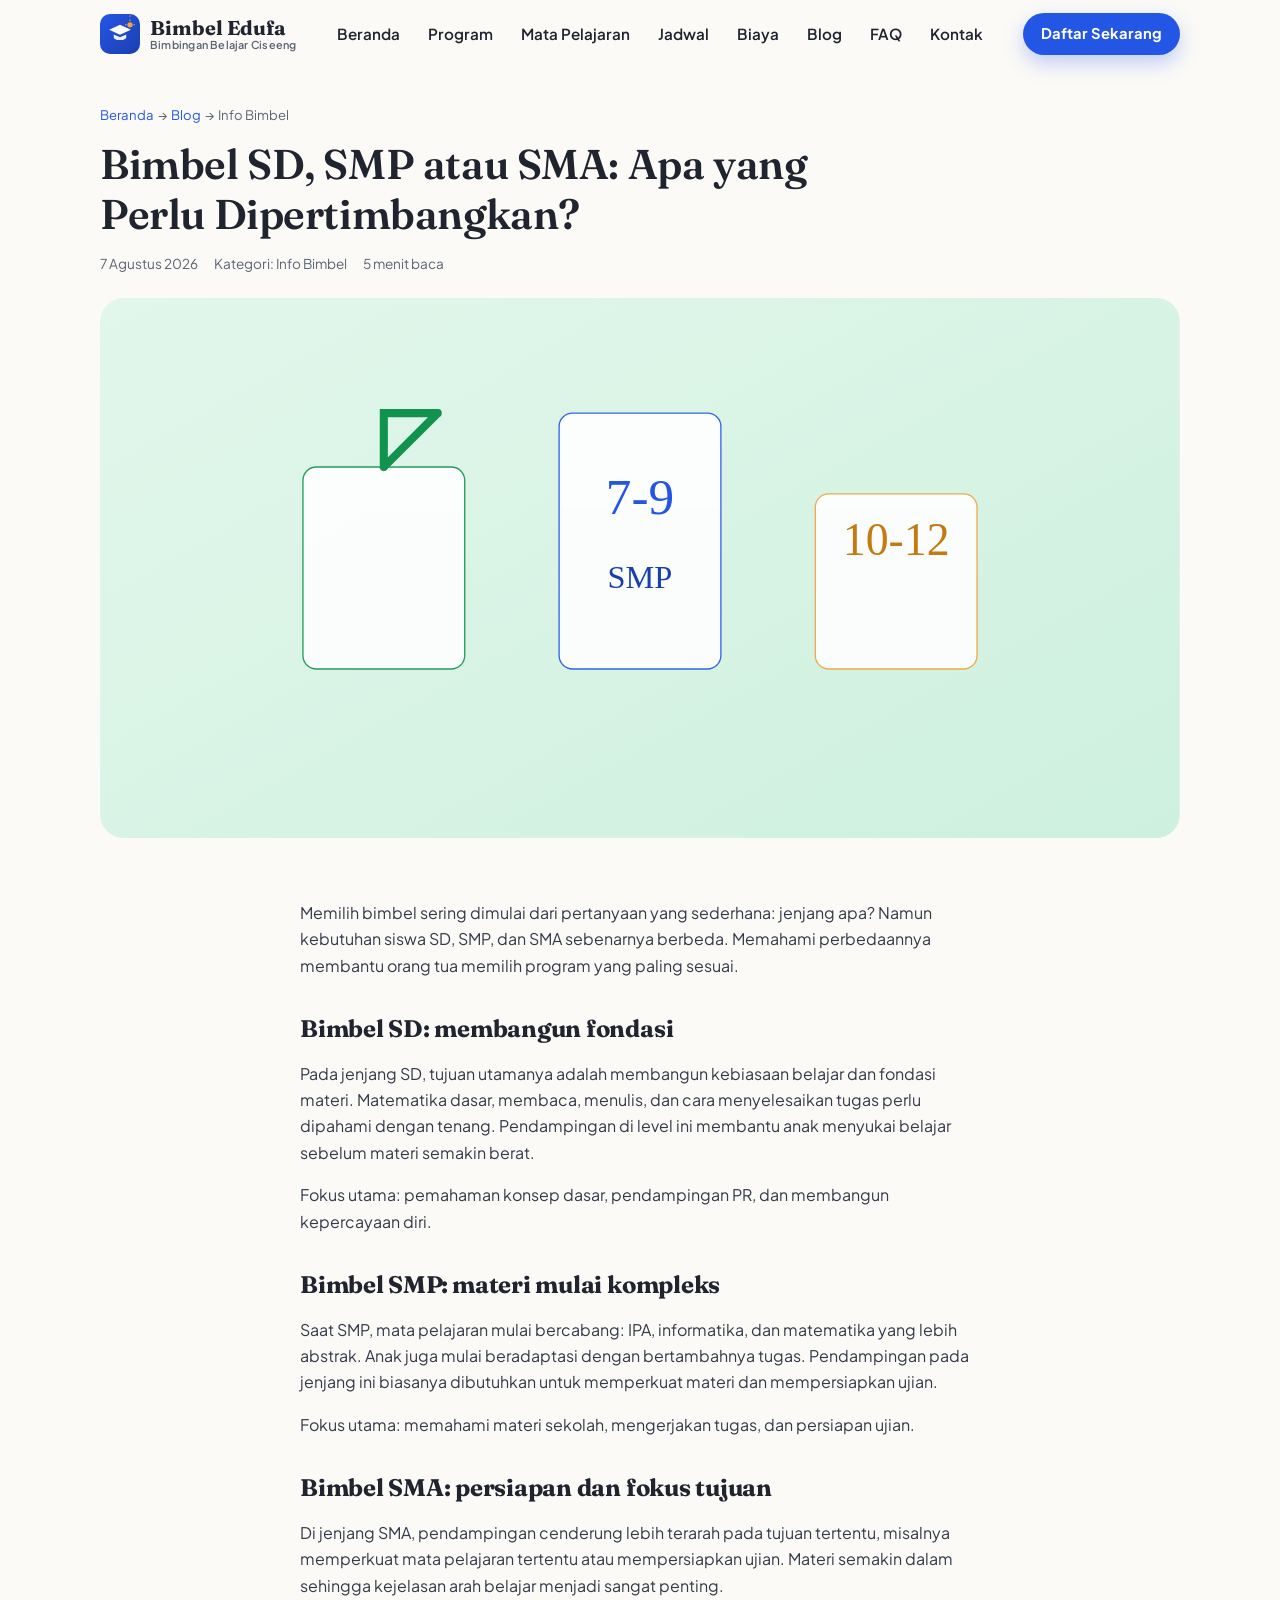
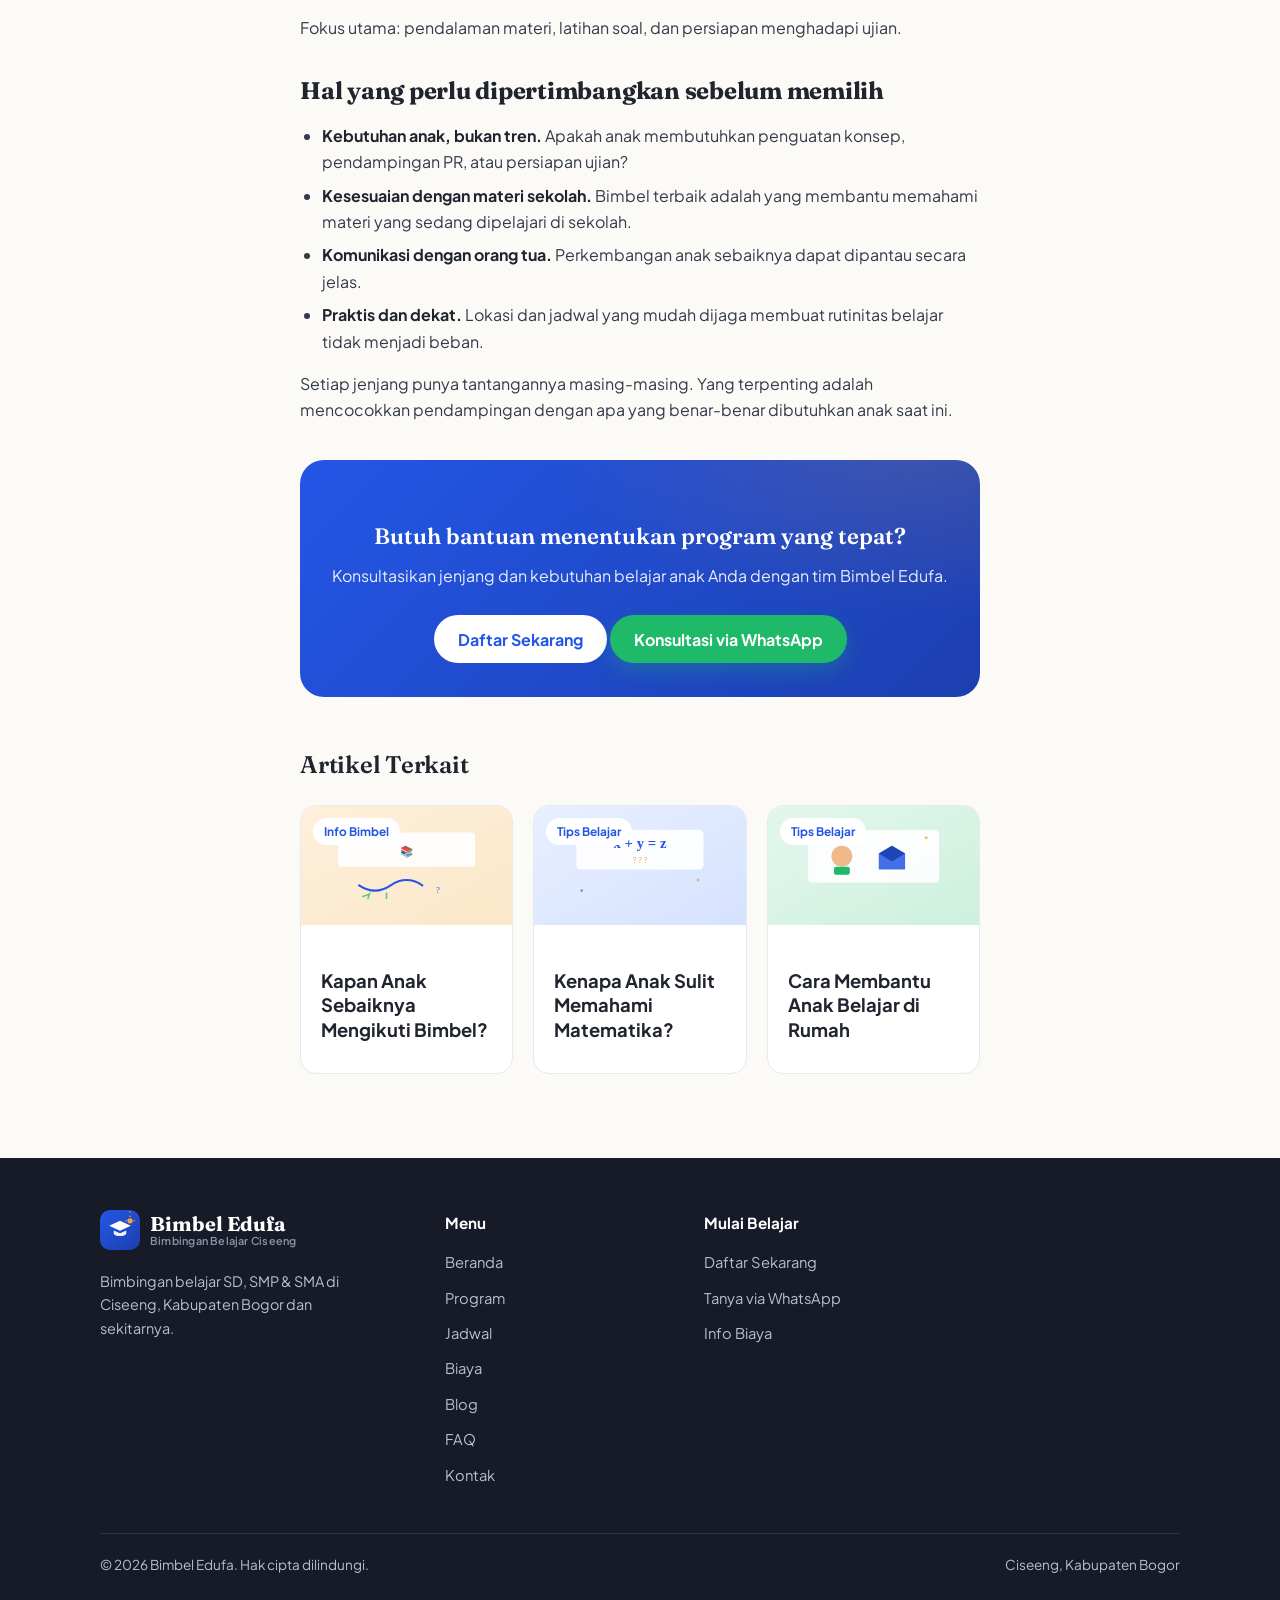
<file: blog/bimbel-sd-smp-sma-apa-yang-perlu-dipertimbangkan.html>
<!DOCTYPE html>
<html lang="id">
<head>
  <meta charset="UTF-8">
  <meta name="viewport" content="width=device-width, initial-scale=1.0">

  <title>Bimbel SD, SMP atau SMA: Apa yang Perlu Dipertimbangkan? | Blog Bimbel Edufa</title>
  <meta name="description" content="Kebutuhan siswa SD, SMP, dan SMA berbeda. Pahami perbedaannya sebelum memilih program bimbel untuk anak Anda.">
  <meta name="robots" content="index, follow">
  <link rel="canonical" href="https://bimbel-edufa.com/blog/bimbel-sd-smp-sma-apa-yang-perlu-dipertimbangkan.html">

  <meta property="og:type" content="article">
  <meta property="og:site_name" content="Bimbel Edufa">
  <meta property="og:title" content="Bimbel SD, SMP atau SMA: Apa yang Perlu Dipertimbangkan?">
  <meta property="og:description" content="Pahami perbedaan kebutuhan belajar siswa SD, SMP, dan SMA sebelum memilih bimbel.">
  <meta property="og:url" content="https://bimbel-edufa.com/blog/bimbel-sd-smp-sma-apa-yang-perlu-dipertimbangkan.html">
  <meta property="og:image" content="https://bimbel-edufa.com/assets/img/placeholder-blog-6.svg">
  <meta property="og:locale" content="id_ID">
  <meta property="article:published_time" content="2026-08-07">

  <link rel="icon" type="image/svg+xml" href="../favicon.svg">
  <link rel="preconnect" href="https://fonts.googleapis.com">
  <link rel="preconnect" href="https://fonts.gstatic.com" crossorigin>
  <link href="https://fonts.googleapis.com/css2?family=Fraunces:opsz,wght@9..144,600;9..144,700&family=Plus+Jakarta+Sans:wght@400;500;600;700&display=swap" rel="stylesheet">
  <link rel="stylesheet" href="../css/style.css">

  <script type="application/ld+json">
  {
    "@context": "https://schema.org",
    "@type": "BlogPosting",
    "headline": "Bimbel SD, SMP atau SMA: Apa yang Perlu Dipertimbangkan?",
    "datePublished": "2026-08-07",
    "dateModified": "2026-08-07",
    "author": { "@type": "Organization", "name": "Bimbel Edufa" },
    "publisher": { "@type": "Organization", "name": "Bimbel Edufa" },
    "image": "https://bimbel-edufa.com/assets/img/placeholder-blog-6.svg",
    "mainEntityOfPage": "https://bimbel-edufa.com/blog/bimbel-sd-smp-sma-apa-yang-perlu-dipertimbangkan.html"
  }
  </script>
</head>
<body id="top">
  <a class="skip-link" href="#main">Langsung ke konten utama</a>

  <header class="site-header">
    <div class="container nav">
      <a class="brand" href="../index.html" aria-label="Beranda Bimbel Edufa">
        <img class="brand-logo" src="../assets/img/logo-edufa.svg" width="40" height="40" alt="Logo Bimbel Edufa">
        <span class="brand-name">Bimbel Edufa<small>Bimbingan Belajar Ciseeng</small></span>
      </a>
      <nav class="nav-menu" id="navMenu" aria-label="Navigasi utama">
        <a href="../index.html">Beranda</a>
        <a href="../index.html#program">Program</a>
        <a href="../index.html#mapel">Mata Pelajaran</a>
        <a href="../index.html#jadwal">Jadwal</a>
        <a href="../index.html#biaya">Biaya</a>
        <a href="../blog.html">Blog</a>
        <a href="../index.html#faq">FAQ</a>
        <a href="../index.html#kontak">Kontak</a>
        <a href="../index.html#daftar" class="btn btn-primary btn-sm nav-mobile-cta" data-register>Daftar Sekarang</a>
        <a href="../index.html#daftar" class="btn btn-whatsapp btn-sm nav-mobile-cta" data-wa="parent">Tanya via WhatsApp</a>
      </nav>
      <div class="nav-cta">
        <a class="btn btn-primary btn-sm" data-register>Daftar Sekarang</a>
      </div>
      <button class="nav-toggle" id="navToggle" aria-label="Buka menu" aria-expanded="false" aria-controls="navMenu">
        <span></span><span></span><span></span>
      </button>
    </div>
  </header>

  <main id="main">
  <article>
  <section class="article-hero">
    <div class="container">
      <nav class="breadcrumb" aria-label="Breadcrumb">
        <a href="../index.html">Beranda</a> &nbsp;&#8594;&nbsp; <a href="../blog.html">Blog</a> &nbsp;&#8594;&nbsp; <span>Info Bimbel</span>
      </nav>
      <h1>Bimbel SD, SMP atau SMA: Apa yang Perlu Dipertimbangkan?</h1>
      <div class="article-meta">
        <span><time datetime="2026-08-07">7 Agustus 2026</time></span>
        <span>Kategori: Info Bimbel</span>
        <span>5 menit baca</span>
      </div>
      <div class="article-cover">
        <img src="../assets/img/placeholder-blog-6.svg" width="800" height="450" alt="Ilustrasi perbandingan jenjang bimbel SD SMP SMA" loading="eager">
      </div>
    </div>
  </section>

  <section style="padding-top:0">
    <div class="container article-body">
      <p>Memilih bimbel sering dimulai dari pertanyaan yang sederhana: jenjang apa? Namun kebutuhan siswa SD, SMP, dan SMA sebenarnya berbeda. Memahami perbedaannya membantu orang tua memilih program yang paling sesuai.</p>

      <h2>Bimbel SD: membangun fondasi</h2>
      <p>Pada jenjang SD, tujuan utamanya adalah membangun kebiasaan belajar dan fondasi materi. Matematika dasar, membaca, menulis, dan cara menyelesaikan tugas perlu dipahami dengan tenang. Pendampingan di level ini membantu anak menyukai belajar sebelum materi semakin berat.</p>
      <p>Fokus utama: pemahaman konsep dasar, pendampingan PR, dan membangun kepercayaan diri.</p>

      <h2>Bimbel SMP: materi mulai kompleks</h2>
      <p>Saat SMP, mata pelajaran mulai bercabang: IPA, informatika, dan matematika yang lebih abstrak. Anak juga mulai beradaptasi dengan bertambahnya tugas. Pendampingan pada jenjang ini biasanya dibutuhkan untuk memperkuat materi dan mempersiapkan ujian.</p>
      <p>Fokus utama: memahami materi sekolah, mengerjakan tugas, dan persiapan ujian.</p>

      <h2>Bimbel SMA: persiapan dan fokus tujuan</h2>
      <p>Di jenjang SMA, pendampingan cenderung lebih terarah pada tujuan tertentu, misalnya memperkuat mata pelajaran tertentu atau mempersiapkan ujian. Materi semakin dalam sehingga kejelasan arah belajar menjadi sangat penting.</p>
      <p>Fokus utama: pendalaman materi, latihan soal, dan persiapan menghadapi ujian.</p>

      <h2>Hal yang perlu dipertimbangkan sebelum memilih</h2>
      <ul>
        <li><strong>Kebutuhan anak, bukan tren.</strong> Apakah anak membutuhkan penguatan konsep, pendampingan PR, atau persiapan ujian?</li>
        <li><strong>Kesesuaian dengan materi sekolah.</strong> Bimbel terbaik adalah yang membantu memahami materi yang sedang dipelajari di sekolah.</li>
        <li><strong>Komunikasi dengan orang tua.</strong> Perkembangan anak sebaiknya dapat dipantau secara jelas.</li>
        <li><strong>Praktis dan dekat.</strong> Lokasi dan jadwal yang mudah dijaga membuat rutinitas belajar tidak menjadi beban.</li>
      </ul>

      <p>Setiap jenjang punya tantangannya masing-masing. Yang terpenting adalah mencocokkan pendampingan dengan apa yang benar-benar dibutuhkan anak saat ini.</p>

      <div class="article-cta">
        <h3>Butuh bantuan menentukan program yang tepat?</h3>
        <p>Konsultasikan jenjang dan kebutuhan belajar anak Anda dengan tim Bimbel Edufa.</p>
        <a class="btn btn-primary" data-register>Daftar Sekarang</a>
        <a class="btn btn-whatsapp mt-8" data-wa="parent">Konsultasi via WhatsApp</a>
      </div>

      <div class="article-related">
        <h2>Artikel Terkait</h2>
        <div class="grid grid-3">
          <div class="blog-card">
            <div class="blog-thumb"><span class="blog-cat">Info Bimbel</span><a href="kapan-anak-sebaiknya-mengikuti-bimbel.html"><img src="../assets/img/placeholder-blog-2.svg" alt="Kapan anak sebaiknya mengikuti bimbel" loading="lazy"></a></div>
            <div class="blog-body"><h3><a href="kapan-anak-sebaiknya-mengikuti-bimbel.html">Kapan Anak Sebaiknya Mengikuti Bimbel?</a></h3></div>
          </div>
          <div class="blog-card">
            <div class="blog-thumb"><span class="blog-cat">Tips Belajar</span><a href="kenapa-anak-sulit-memahami-matematika.html"><img src="../assets/img/placeholder-blog-1.svg" alt="Kenapa anak sulit memahami matematika" loading="lazy"></a></div>
            <div class="blog-body"><h3><a href="kenapa-anak-sulit-memahami-matematika.html">Kenapa Anak Sulit Memahami Matematika?</a></h3></div>
          </div>
          <div class="blog-card">
            <div class="blog-thumb"><span class="blog-cat">Tips Belajar</span><a href="cara-membantu-anak-belajar-di-rumah.html"><img src="../assets/img/placeholder-blog-3.svg" alt="Cara membantu anak belajar di rumah" loading="lazy"></a></div>
            <div class="blog-body"><h3><a href="cara-membantu-anak-belajar-di-rumah.html">Cara Membantu Anak Belajar di Rumah</a></h3></div>
          </div>
        </div>
      </div>
    </div>
  </section>
  </article>
  </main>

  <footer class="site-footer">
    <div class="container">
      <div class="footer-grid">
        <div class="footer-brand">
          <a class="brand" href="../index.html" aria-label="Beranda Bimbel Edufa">
            <img class="brand-logo" src="../assets/img/logo-edufa.svg" width="40" height="40" alt="Logo Bimbel Edufa">
            <span class="brand-name">Bimbel Edufa<small style="color:#8b93ad">Bimbingan Belajar Ciseeng</small></span>
          </a>
          <p>Bimbingan belajar SD, SMP &amp; SMA di Ciseeng, Kabupaten Bogor dan sekitarnya.</p>
        </div>
        <div class="footer-col">
          <h4>Menu</h4>
          <ul>
            <li><a href="../index.html">Beranda</a></li>
            <li><a href="../index.html#program">Program</a></li>
            <li><a href="../index.html#jadwal">Jadwal</a></li>
            <li><a href="../index.html#biaya">Biaya</a></li>
            <li><a href="../blog.html">Blog</a></li>
            <li><a href="../index.html#faq">FAQ</a></li>
            <li><a href="../index.html#kontak">Kontak</a></li>
          </ul>
        </div>
        <div class="footer-col">
          <h4>Mulai Belajar</h4>
          <ul>
            <li><a data-register>Daftar Sekarang</a></li>
            <li><a data-wa="parent">Tanya via WhatsApp</a></li>
            <li><a data-wa="fee">Info Biaya</a></li>
          </ul>
        </div>
      </div>
      <div class="footer-bottom">
        <span>&copy; <span id="footerYear"></span> Bimbel Edufa. Hak cipta dilindungi.</span>
        <span>Ciseeng, Kabupaten Bogor</span>
      </div>
    </div>
  </footer>

  <script src="../config.js"></script>
  <script src="../js/main.js"></script>
</body>
</html>
</file>
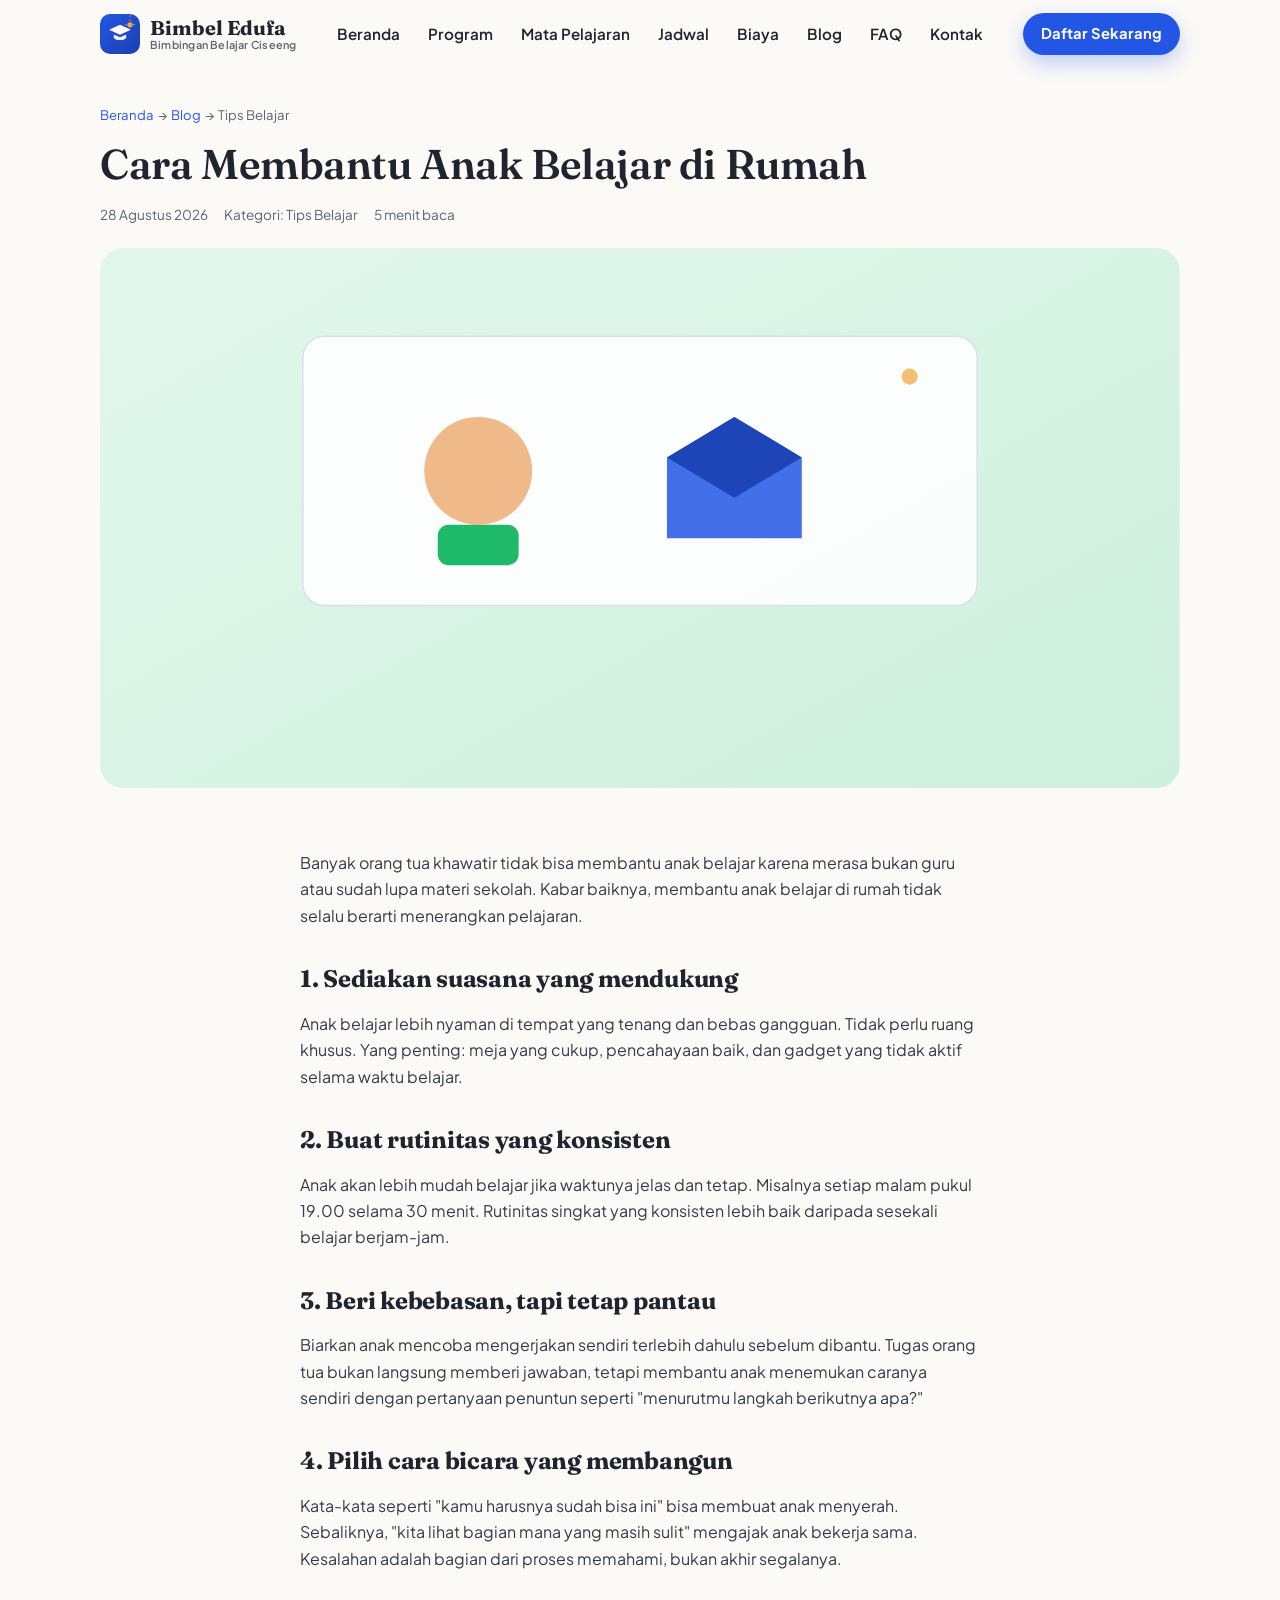
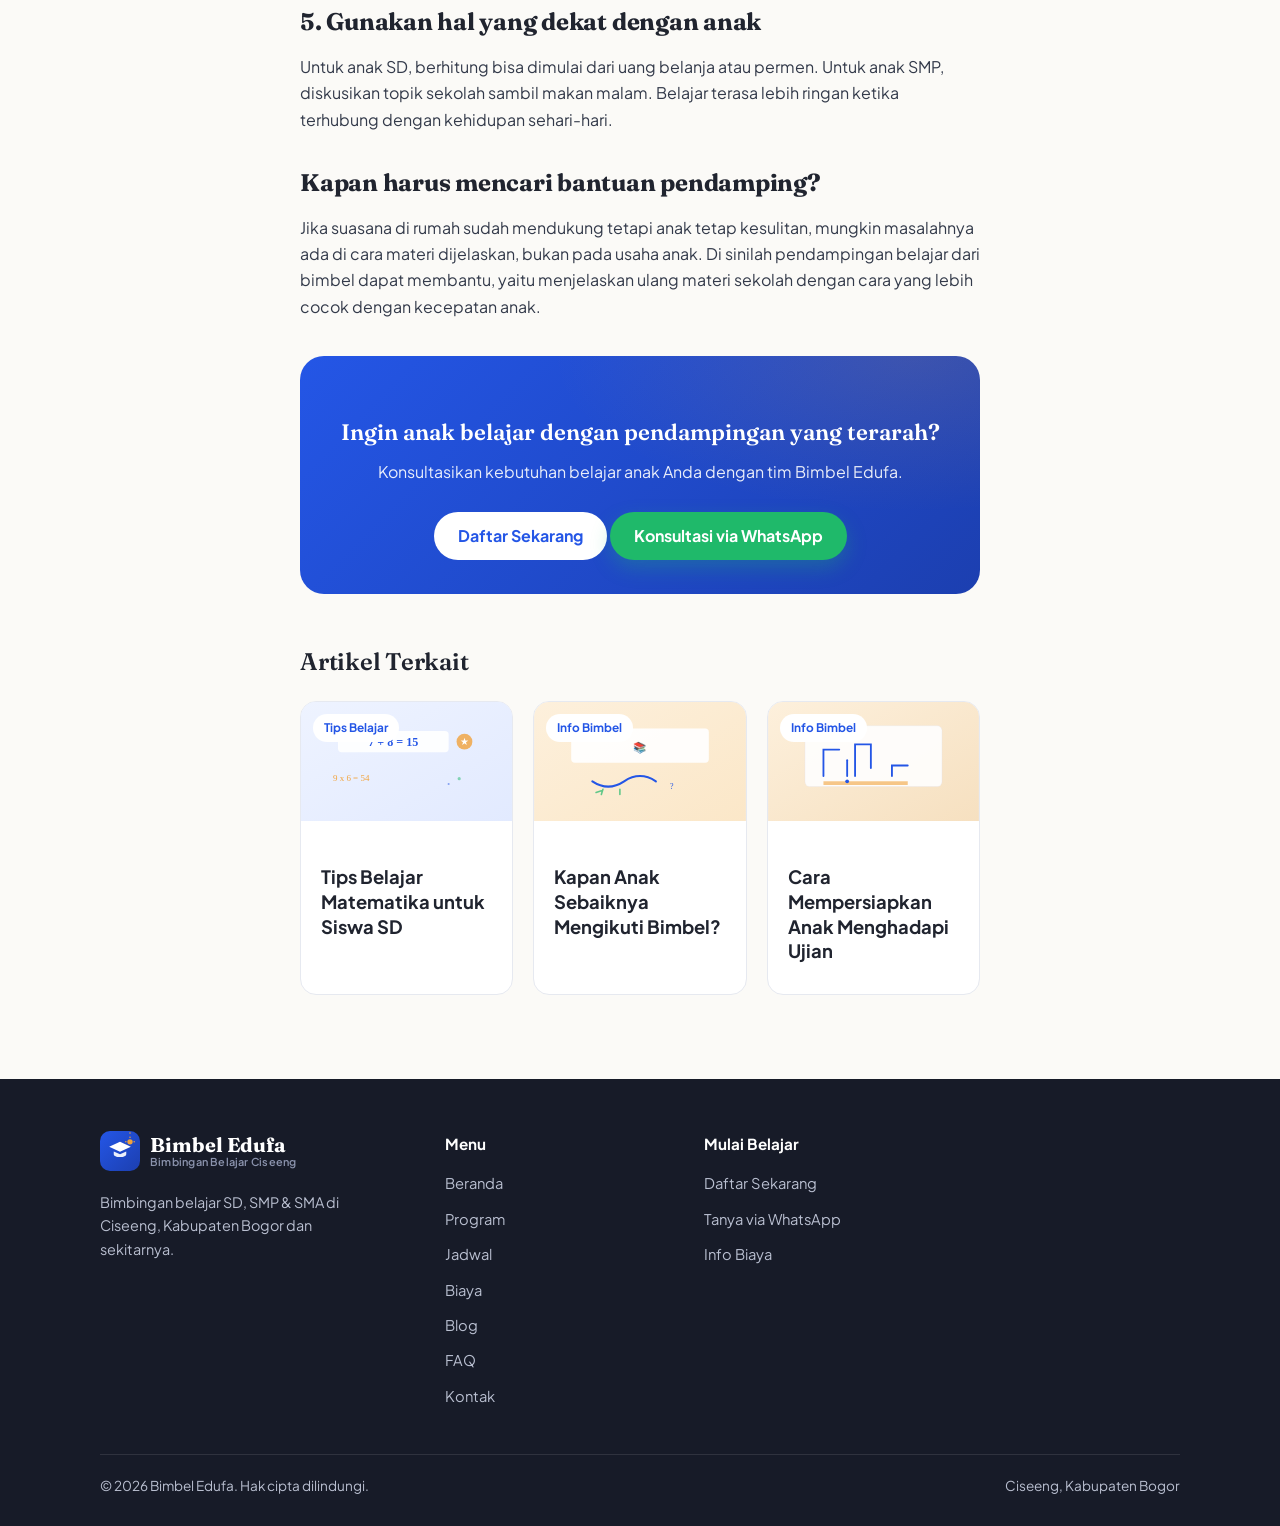
<file: blog/cara-membantu-anak-belajar-di-rumah.html>
<!DOCTYPE html>
<html lang="id">
<head>
  <meta charset="UTF-8">
  <meta name="viewport" content="width=device-width, initial-scale=1.0">

  <title>Cara Membantu Anak Belajar di Rumah | Blog Bimbel Edufa</title>
  <meta name="description" content="Orang tua tidak perlu menjadi guru. Ketahui cara membantu anak belajar di rumah: suasana, rutinitas, dan cara berbicara yang tepat.">
  <meta name="robots" content="index, follow">
  <link rel="canonical" href="https://bimbel-edufa.com/blog/cara-membantu-anak-belajar-di-rumah.html">

  <meta property="og:type" content="article">
  <meta property="og:site_name" content="Bimbel Edufa">
  <meta property="og:title" content="Cara Membantu Anak Belajar di Rumah">
  <meta property="og:description" content="Cara praktis membantu anak belajar di rumah tanpa harus menjadi guru.">
  <meta property="og:url" content="https://bimbel-edufa.com/blog/cara-membantu-anak-belajar-di-rumah.html">
  <meta property="og:image" content="https://bimbel-edufa.com/assets/img/placeholder-blog-3.svg">
  <meta property="og:locale" content="id_ID">
  <meta property="article:published_time" content="2026-08-28">

  <link rel="icon" type="image/svg+xml" href="../favicon.svg">
  <link rel="preconnect" href="https://fonts.googleapis.com">
  <link rel="preconnect" href="https://fonts.gstatic.com" crossorigin>
  <link href="https://fonts.googleapis.com/css2?family=Fraunces:opsz,wght@9..144,600;9..144,700&family=Plus+Jakarta+Sans:wght@400;500;600;700&display=swap" rel="stylesheet">
  <link rel="stylesheet" href="../css/style.css">

  <script type="application/ld+json">
  {
    "@context": "https://schema.org",
    "@type": "BlogPosting",
    "headline": "Cara Membantu Anak Belajar di Rumah",
    "datePublished": "2026-08-28",
    "dateModified": "2026-08-28",
    "author": { "@type": "Organization", "name": "Bimbel Edufa" },
    "publisher": { "@type": "Organization", "name": "Bimbel Edufa" },
    "image": "https://bimbel-edufa.com/assets/img/placeholder-blog-3.svg",
    "mainEntityOfPage": "https://bimbel-edufa.com/blog/cara-membantu-anak-belajar-di-rumah.html"
  }
  </script>
</head>
<body id="top">
  <a class="skip-link" href="#main">Langsung ke konten utama</a>

  <header class="site-header">
    <div class="container nav">
      <a class="brand" href="../index.html" aria-label="Beranda Bimbel Edufa">
        <img class="brand-logo" src="../assets/img/logo-edufa.svg" width="40" height="40" alt="Logo Bimbel Edufa">
        <span class="brand-name">Bimbel Edufa<small>Bimbingan Belajar Ciseeng</small></span>
      </a>
      <nav class="nav-menu" id="navMenu" aria-label="Navigasi utama">
        <a href="../index.html">Beranda</a>
        <a href="../index.html#program">Program</a>
        <a href="../index.html#mapel">Mata Pelajaran</a>
        <a href="../index.html#jadwal">Jadwal</a>
        <a href="../index.html#biaya">Biaya</a>
        <a href="../blog.html">Blog</a>
        <a href="../index.html#faq">FAQ</a>
        <a href="../index.html#kontak">Kontak</a>
        <a href="../index.html#daftar" class="btn btn-primary btn-sm nav-mobile-cta" data-register>Daftar Sekarang</a>
        <a href="../index.html#daftar" class="btn btn-whatsapp btn-sm nav-mobile-cta" data-wa="parent">Tanya via WhatsApp</a>
      </nav>
      <div class="nav-cta">
        <a class="btn btn-primary btn-sm" data-register>Daftar Sekarang</a>
      </div>
      <button class="nav-toggle" id="navToggle" aria-label="Buka menu" aria-expanded="false" aria-controls="navMenu">
        <span></span><span></span><span></span>
      </button>
    </div>
  </header>

  <main id="main">
  <article>
  <section class="article-hero">
    <div class="container">
      <nav class="breadcrumb" aria-label="Breadcrumb">
        <a href="../index.html">Beranda</a> &nbsp;&#8594;&nbsp; <a href="../blog.html">Blog</a> &nbsp;&#8594;&nbsp; <span>Tips Belajar</span>
      </nav>
      <h1>Cara Membantu Anak Belajar di Rumah</h1>
      <div class="article-meta">
        <span><time datetime="2026-08-28">28 Agustus 2026</time></span>
        <span>Kategori: Tips Belajar</span>
        <span>5 menit baca</span>
      </div>
      <div class="article-cover">
        <img src="../assets/img/placeholder-blog-3.svg" width="800" height="450" alt="Ilustrasi orang tua membantu anak belajar di rumah" loading="eager">
      </div>
    </div>
  </section>

  <section style="padding-top:0">
    <div class="container article-body">
      <p>Banyak orang tua khawatir tidak bisa membantu anak belajar karena merasa bukan guru atau sudah lupa materi sekolah. Kabar baiknya, membantu anak belajar di rumah tidak selalu berarti menerangkan pelajaran.</p>

      <h2>1. Sediakan suasana yang mendukung</h2>
      <p>Anak belajar lebih nyaman di tempat yang tenang dan bebas gangguan. Tidak perlu ruang khusus. Yang penting: meja yang cukup, pencahayaan baik, dan gadget yang tidak aktif selama waktu belajar.</p>

      <h2>2. Buat rutinitas yang konsisten</h2>
      <p>Anak akan lebih mudah belajar jika waktunya jelas dan tetap. Misalnya setiap malam pukul 19.00 selama 30 menit. Rutinitas singkat yang konsisten lebih baik daripada sesekali belajar berjam-jam.</p>

      <h2>3. Beri kebebasan, tapi tetap pantau</h2>
      <p>Biarkan anak mencoba mengerjakan sendiri terlebih dahulu sebelum dibantu. Tugas orang tua bukan langsung memberi jawaban, tetapi membantu anak menemukan caranya sendiri dengan pertanyaan penuntun seperti "menurutmu langkah berikutnya apa?"</p>

      <h2>4. Pilih cara bicara yang membangun</h2>
      <p>Kata-kata seperti "kamu harusnya sudah bisa ini" bisa membuat anak menyerah. Sebaliknya, "kita lihat bagian mana yang masih sulit" mengajak anak bekerja sama. Kesalahan adalah bagian dari proses memahami, bukan akhir segalanya.</p>

      <h2>5. Gunakan hal yang dekat dengan anak</h2>
      <p>Untuk anak SD, berhitung bisa dimulai dari uang belanja atau permen. Untuk anak SMP, diskusikan topik sekolah sambil makan malam. Belajar terasa lebih ringan ketika terhubung dengan kehidupan sehari-hari.</p>

      <h2>Kapan harus mencari bantuan pendamping?</h2>
      <p>Jika suasana di rumah sudah mendukung tetapi anak tetap kesulitan, mungkin masalahnya ada di cara materi dijelaskan, bukan pada usaha anak. Di sinilah pendampingan belajar dari bimbel dapat membantu, yaitu menjelaskan ulang materi sekolah dengan cara yang lebih cocok dengan kecepatan anak.</p>

      <div class="article-cta">
        <h3>Ingin anak belajar dengan pendampingan yang terarah?</h3>
        <p>Konsultasikan kebutuhan belajar anak Anda dengan tim Bimbel Edufa.</p>
        <a class="btn btn-primary" data-register>Daftar Sekarang</a>
        <a class="btn btn-whatsapp mt-8" data-wa="parent">Konsultasi via WhatsApp</a>
      </div>

      <div class="article-related">
        <h2>Artikel Terkait</h2>
        <div class="grid grid-3">
          <div class="blog-card">
            <div class="blog-thumb"><span class="blog-cat">Tips Belajar</span><a href="tips-belajar-matematika-untuk-siswa-sd.html"><img src="../assets/img/placeholder-blog-4.svg" alt="Tips belajar matematika untuk siswa SD" loading="lazy"></a></div>
            <div class="blog-body"><h3><a href="tips-belajar-matematika-untuk-siswa-sd.html">Tips Belajar Matematika untuk Siswa SD</a></h3></div>
          </div>
          <div class="blog-card">
            <div class="blog-thumb"><span class="blog-cat">Info Bimbel</span><a href="kapan-anak-sebaiknya-mengikuti-bimbel.html"><img src="../assets/img/placeholder-blog-2.svg" alt="Kapan anak sebaiknya mengikuti bimbel" loading="lazy"></a></div>
            <div class="blog-body"><h3><a href="kapan-anak-sebaiknya-mengikuti-bimbel.html">Kapan Anak Sebaiknya Mengikuti Bimbel?</a></h3></div>
          </div>
          <div class="blog-card">
            <div class="blog-thumb"><span class="blog-cat">Info Bimbel</span><a href="cara-mempersiapkan-anak-menghadapi-ujian.html"><img src="../assets/img/placeholder-blog-5.svg" alt="Cara mempersiapkan anak menghadapi ujian" loading="lazy"></a></div>
            <div class="blog-body"><h3><a href="cara-mempersiapkan-anak-menghadapi-ujian.html">Cara Mempersiapkan Anak Menghadapi Ujian</a></h3></div>
          </div>
        </div>
      </div>
    </div>
  </section>
  </article>
  </main>

  <footer class="site-footer">
    <div class="container">
      <div class="footer-grid">
        <div class="footer-brand">
          <a class="brand" href="../index.html" aria-label="Beranda Bimbel Edufa">
            <img class="brand-logo" src="../assets/img/logo-edufa.svg" width="40" height="40" alt="Logo Bimbel Edufa">
            <span class="brand-name">Bimbel Edufa<small style="color:#8b93ad">Bimbingan Belajar Ciseeng</small></span>
          </a>
          <p>Bimbingan belajar SD, SMP &amp; SMA di Ciseeng, Kabupaten Bogor dan sekitarnya.</p>
        </div>
        <div class="footer-col">
          <h4>Menu</h4>
          <ul>
            <li><a href="../index.html">Beranda</a></li>
            <li><a href="../index.html#program">Program</a></li>
            <li><a href="../index.html#jadwal">Jadwal</a></li>
            <li><a href="../index.html#biaya">Biaya</a></li>
            <li><a href="../blog.html">Blog</a></li>
            <li><a href="../index.html#faq">FAQ</a></li>
            <li><a href="../index.html#kontak">Kontak</a></li>
          </ul>
        </div>
        <div class="footer-col">
          <h4>Mulai Belajar</h4>
          <ul>
            <li><a data-register>Daftar Sekarang</a></li>
            <li><a data-wa="parent">Tanya via WhatsApp</a></li>
            <li><a data-wa="fee">Info Biaya</a></li>
          </ul>
        </div>
      </div>
      <div class="footer-bottom">
        <span>&copy; <span id="footerYear"></span> Bimbel Edufa. Hak cipta dilindungi.</span>
        <span>Ciseeng, Kabupaten Bogor</span>
      </div>
    </div>
  </footer>

  <script src="../config.js"></script>
  <script src="../js/main.js"></script>
</body>
</html>
</file>
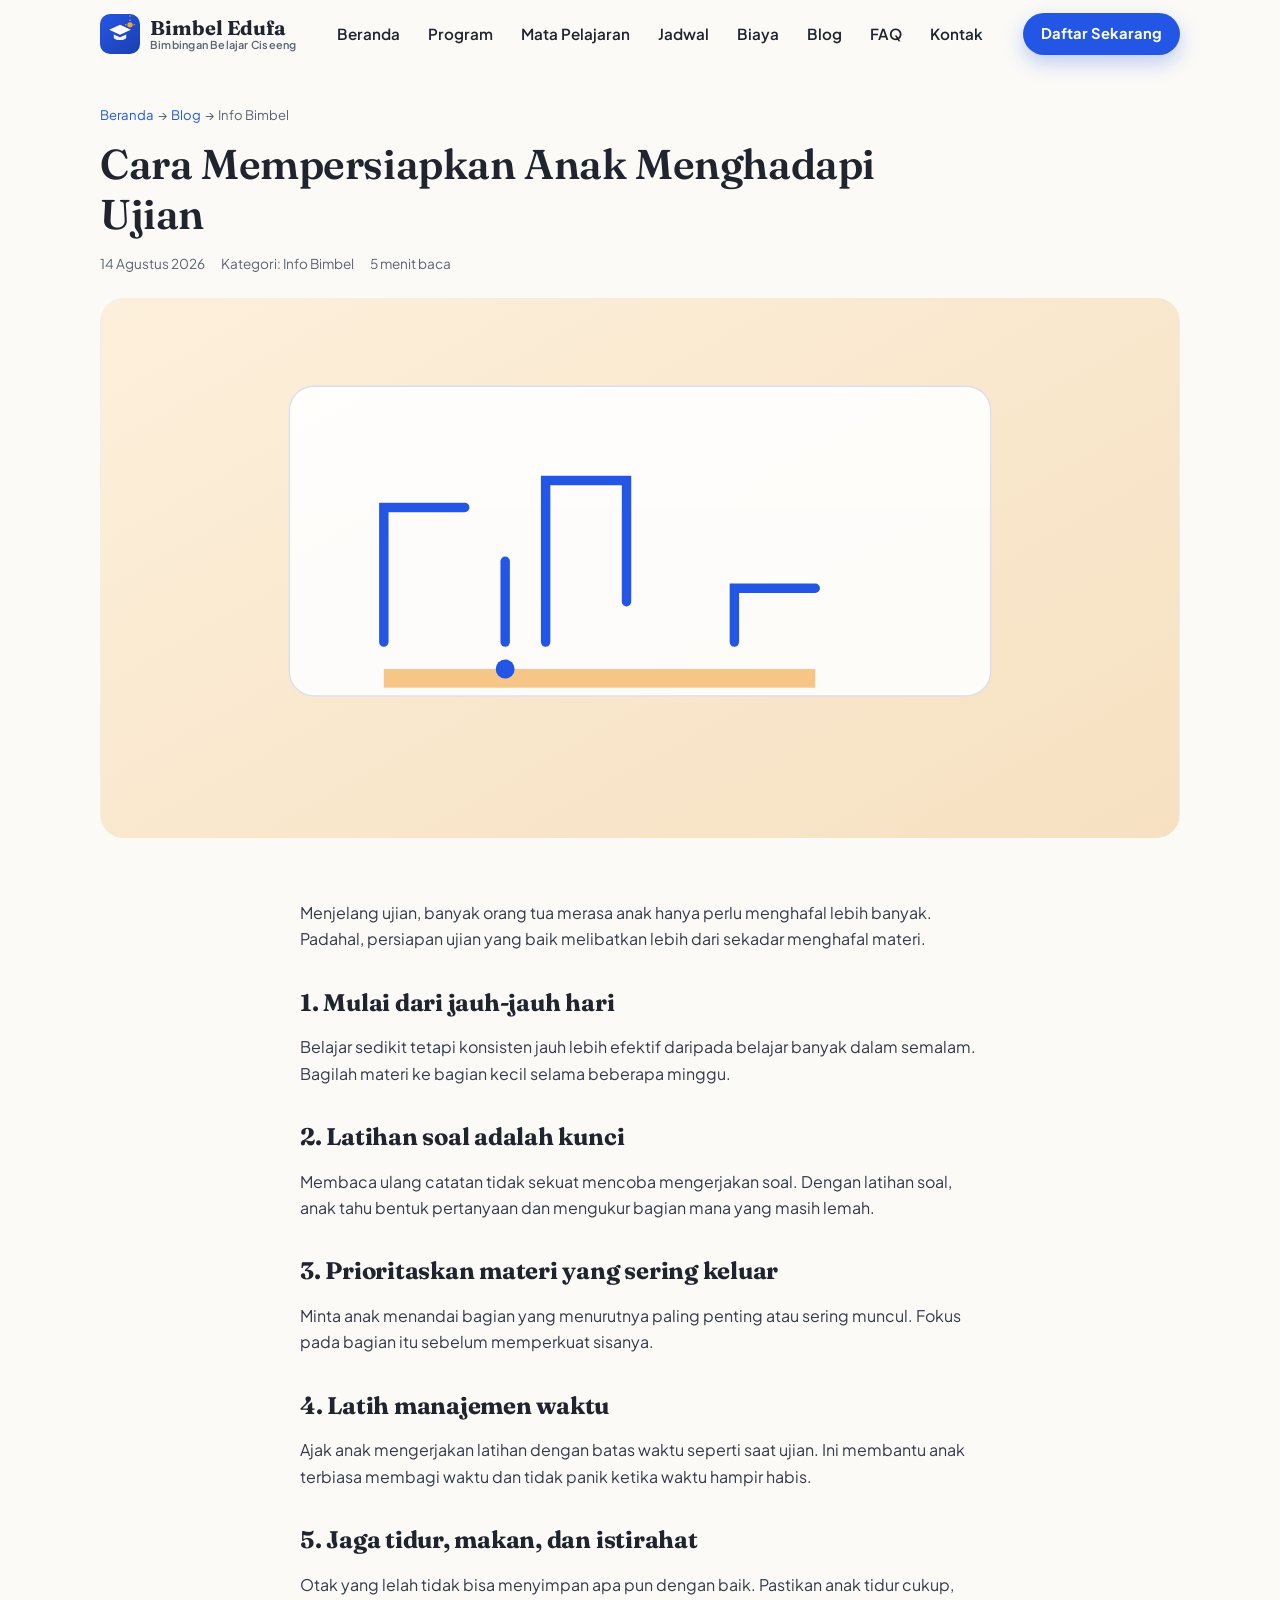
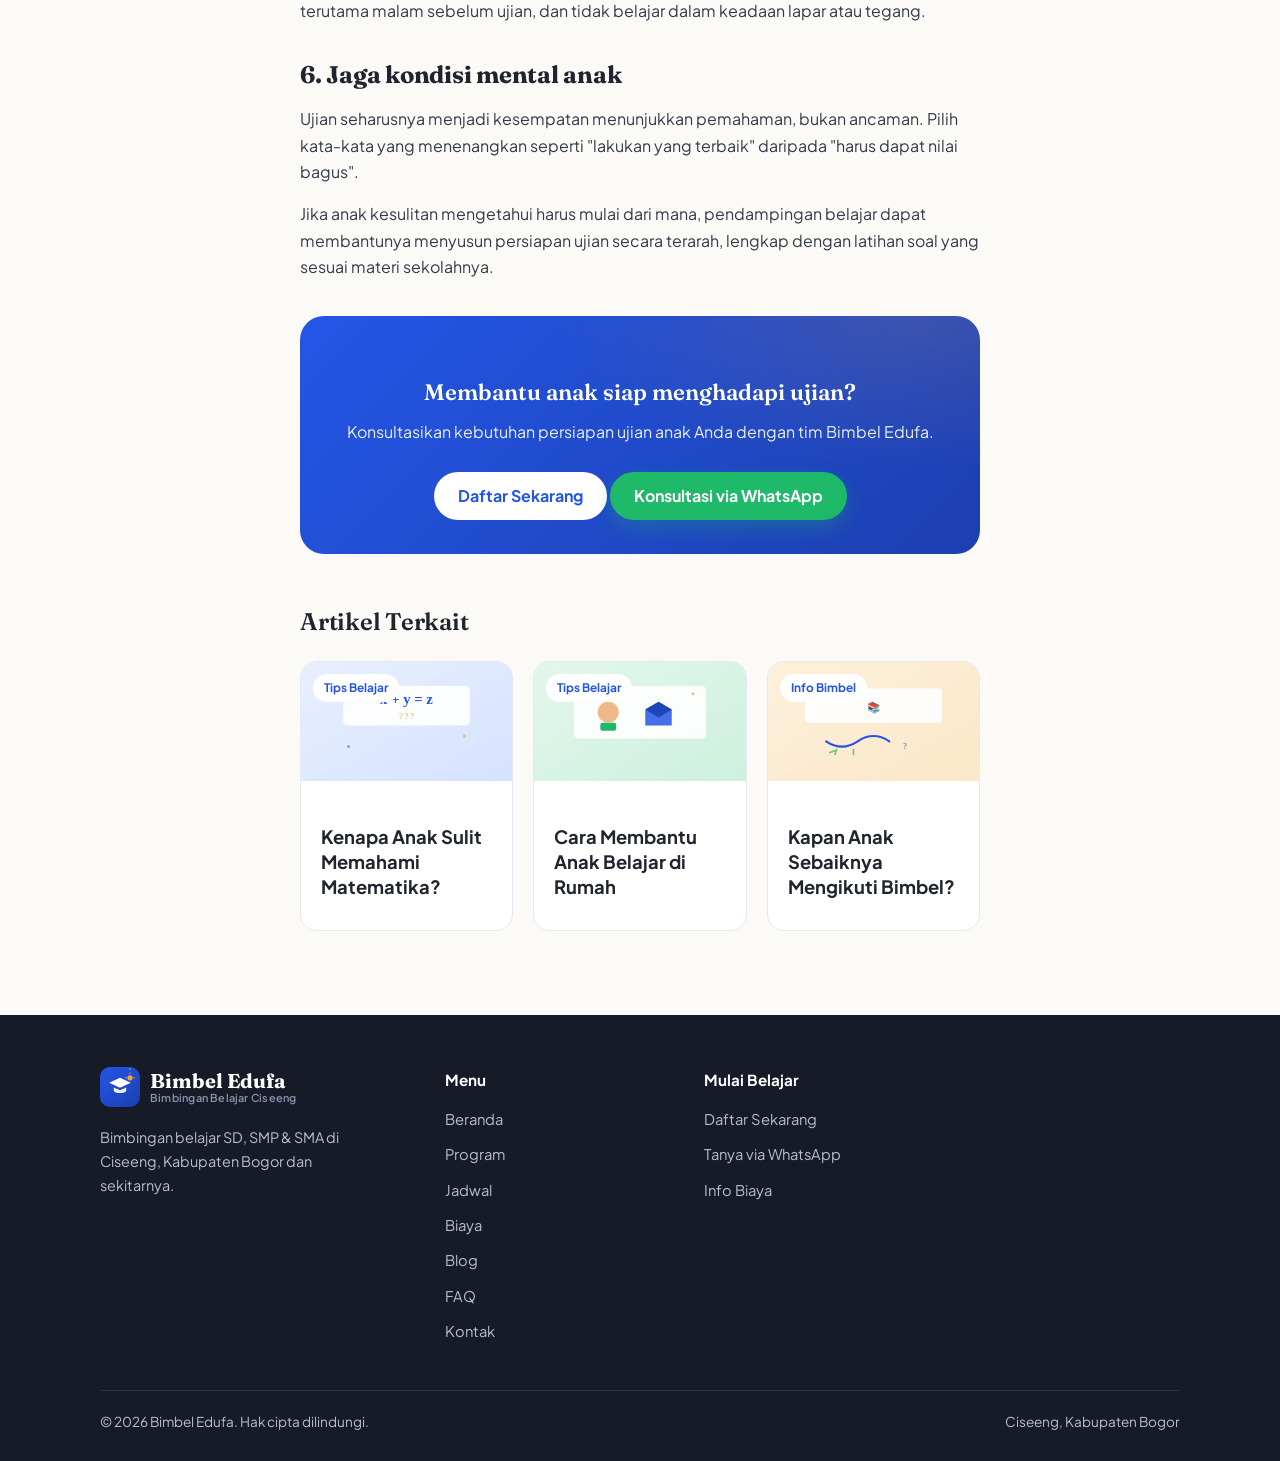
<file: blog/cara-mempersiapkan-anak-menghadapi-ujian.html>
<!DOCTYPE html>
<html lang="id">
<head>
  <meta charset="UTF-8">
  <meta name="viewport" content="width=device-width, initial-scale=1.0">

  <title>Cara Mempersiapkan Anak Menghadapi Ujian | Blog Bimbel Edufa</title>
  <meta name="description" content="Persiapan ujian bukan hanya soal menghafal. Simak cara mempersiapkan anak menghadapi ujian: latihan soal, manajemen waktu, dan kondisi mental.">
  <meta name="robots" content="index, follow">
  <link rel="canonical" href="https://bimbel-edufa.com/blog/cara-mempersiapkan-anak-menghadapi-ujian.html">

  <meta property="og:type" content="article">
  <meta property="og:site_name" content="Bimbel Edufa">
  <meta property="og:title" content="Cara Mempersiapkan Anak Menghadapi Ujian">
  <meta property="og:description" content="Persiapan ujian bukan hanya soal menghafal. Simak cara lengkap mempersiapkannya.">
  <meta property="og:url" content="https://bimbel-edufa.com/blog/cara-mempersiapkan-anak-menghadapi-ujian.html">
  <meta property="og:image" content="https://bimbel-edufa.com/assets/img/placeholder-blog-5.svg">
  <meta property="og:locale" content="id_ID">
  <meta property="article:published_time" content="2026-08-14">

  <link rel="icon" type="image/svg+xml" href="../favicon.svg">
  <link rel="preconnect" href="https://fonts.googleapis.com">
  <link rel="preconnect" href="https://fonts.gstatic.com" crossorigin>
  <link href="https://fonts.googleapis.com/css2?family=Fraunces:opsz,wght@9..144,600;9..144,700&family=Plus+Jakarta+Sans:wght@400;500;600;700&display=swap" rel="stylesheet">
  <link rel="stylesheet" href="../css/style.css">

  <script type="application/ld+json">
  {
    "@context": "https://schema.org",
    "@type": "BlogPosting",
    "headline": "Cara Mempersiapkan Anak Menghadapi Ujian",
    "datePublished": "2026-08-14",
    "dateModified": "2026-08-14",
    "author": { "@type": "Organization", "name": "Bimbel Edufa" },
    "publisher": { "@type": "Organization", "name": "Bimbel Edufa" },
    "image": "https://bimbel-edufa.com/assets/img/placeholder-blog-5.svg",
    "mainEntityOfPage": "https://bimbel-edufa.com/blog/cara-mempersiapkan-anak-menghadapi-ujian.html"
  }
  </script>
</head>
<body id="top">
  <a class="skip-link" href="#main">Langsung ke konten utama</a>

  <header class="site-header">
    <div class="container nav">
      <a class="brand" href="../index.html" aria-label="Beranda Bimbel Edufa">
        <img class="brand-logo" src="../assets/img/logo-edufa.svg" width="40" height="40" alt="Logo Bimbel Edufa">
        <span class="brand-name">Bimbel Edufa<small>Bimbingan Belajar Ciseeng</small></span>
      </a>
      <nav class="nav-menu" id="navMenu" aria-label="Navigasi utama">
        <a href="../index.html">Beranda</a>
        <a href="../index.html#program">Program</a>
        <a href="../index.html#mapel">Mata Pelajaran</a>
        <a href="../index.html#jadwal">Jadwal</a>
        <a href="../index.html#biaya">Biaya</a>
        <a href="../blog.html">Blog</a>
        <a href="../index.html#faq">FAQ</a>
        <a href="../index.html#kontak">Kontak</a>
        <a href="../index.html#daftar" class="btn btn-primary btn-sm nav-mobile-cta" data-register>Daftar Sekarang</a>
        <a href="../index.html#daftar" class="btn btn-whatsapp btn-sm nav-mobile-cta" data-wa="parent">Tanya via WhatsApp</a>
      </nav>
      <div class="nav-cta">
        <a class="btn btn-primary btn-sm" data-register>Daftar Sekarang</a>
      </div>
      <button class="nav-toggle" id="navToggle" aria-label="Buka menu" aria-expanded="false" aria-controls="navMenu">
        <span></span><span></span><span></span>
      </button>
    </div>
  </header>

  <main id="main">
  <article>
  <section class="article-hero">
    <div class="container">
      <nav class="breadcrumb" aria-label="Breadcrumb">
        <a href="../index.html">Beranda</a> &nbsp;&#8594;&nbsp; <a href="../blog.html">Blog</a> &nbsp;&#8594;&nbsp; <span>Info Bimbel</span>
      </nav>
      <h1>Cara Mempersiapkan Anak Menghadapi Ujian</h1>
      <div class="article-meta">
        <span><time datetime="2026-08-14">14 Agustus 2026</time></span>
        <span>Kategori: Info Bimbel</span>
        <span>5 menit baca</span>
      </div>
      <div class="article-cover">
        <img src="../assets/img/placeholder-blog-5.svg" width="800" height="450" alt="Ilustrasi anak mempersiapkan ujian" loading="eager">
      </div>
    </div>
  </section>

  <section style="padding-top:0">
    <div class="container article-body">
      <p>Menjelang ujian, banyak orang tua merasa anak hanya perlu menghafal lebih banyak. Padahal, persiapan ujian yang baik melibatkan lebih dari sekadar menghafal materi.</p>

      <h2>1. Mulai dari jauh-jauh hari</h2>
      <p>Belajar sedikit tetapi konsisten jauh lebih efektif daripada belajar banyak dalam semalam. Bagilah materi ke bagian kecil selama beberapa minggu.</p>

      <h2>2. Latihan soal adalah kunci</h2>
      <p>Membaca ulang catatan tidak sekuat mencoba mengerjakan soal. Dengan latihan soal, anak tahu bentuk pertanyaan dan mengukur bagian mana yang masih lemah.</p>

      <h2>3. Prioritaskan materi yang sering keluar</h2>
      <p>Minta anak menandai bagian yang menurutnya paling penting atau sering muncul. Fokus pada bagian itu sebelum memperkuat sisanya.</p>

      <h2>4. Latih manajemen waktu</h2>
      <p>Ajak anak mengerjakan latihan dengan batas waktu seperti saat ujian. Ini membantu anak terbiasa membagi waktu dan tidak panik ketika waktu hampir habis.</p>

      <h2>5. Jaga tidur, makan, dan istirahat</h2>
      <p>Otak yang lelah tidak bisa menyimpan apa pun dengan baik. Pastikan anak tidur cukup, terutama malam sebelum ujian, dan tidak belajar dalam keadaan lapar atau tegang.</p>

      <h2>6. Jaga kondisi mental anak</h2>
      <p>Ujian seharusnya menjadi kesempatan menunjukkan pemahaman, bukan ancaman. Pilih kata-kata yang menenangkan seperti "lakukan yang terbaik" daripada "harus dapat nilai bagus".</p>

      <p>Jika anak kesulitan mengetahui harus mulai dari mana, pendampingan belajar dapat membantunya menyusun persiapan ujian secara terarah, lengkap dengan latihan soal yang sesuai materi sekolahnya.</p>

      <div class="article-cta">
        <h3>Membantu anak siap menghadapi ujian?</h3>
        <p>Konsultasikan kebutuhan persiapan ujian anak Anda dengan tim Bimbel Edufa.</p>
        <a class="btn btn-primary" data-register>Daftar Sekarang</a>
        <a class="btn btn-whatsapp mt-8" data-wa="parent">Konsultasi via WhatsApp</a>
      </div>

      <div class="article-related">
        <h2>Artikel Terkait</h2>
        <div class="grid grid-3">
          <div class="blog-card">
            <div class="blog-thumb"><span class="blog-cat">Tips Belajar</span><a href="kenapa-anak-sulit-memahami-matematika.html"><img src="../assets/img/placeholder-blog-1.svg" alt="Kenapa anak sulit memahami matematika" loading="lazy"></a></div>
            <div class="blog-body"><h3><a href="kenapa-anak-sulit-memahami-matematika.html">Kenapa Anak Sulit Memahami Matematika?</a></h3></div>
          </div>
          <div class="blog-card">
            <div class="blog-thumb"><span class="blog-cat">Tips Belajar</span><a href="cara-membantu-anak-belajar-di-rumah.html"><img src="../assets/img/placeholder-blog-3.svg" alt="Cara membantu anak belajar di rumah" loading="lazy"></a></div>
            <div class="blog-body"><h3><a href="cara-membantu-anak-belajar-di-rumah.html">Cara Membantu Anak Belajar di Rumah</a></h3></div>
          </div>
          <div class="blog-card">
            <div class="blog-thumb"><span class="blog-cat">Info Bimbel</span><a href="kapan-anak-sebaiknya-mengikuti-bimbel.html"><img src="../assets/img/placeholder-blog-2.svg" alt="Kapan anak sebaiknya mengikuti bimbel" loading="lazy"></a></div>
            <div class="blog-body"><h3><a href="kapan-anak-sebaiknya-mengikuti-bimbel.html">Kapan Anak Sebaiknya Mengikuti Bimbel?</a></h3></div>
          </div>
        </div>
      </div>
    </div>
  </section>
  </article>
  </main>

  <footer class="site-footer">
    <div class="container">
      <div class="footer-grid">
        <div class="footer-brand">
          <a class="brand" href="../index.html" aria-label="Beranda Bimbel Edufa">
            <img class="brand-logo" src="../assets/img/logo-edufa.svg" width="40" height="40" alt="Logo Bimbel Edufa">
            <span class="brand-name">Bimbel Edufa<small style="color:#8b93ad">Bimbingan Belajar Ciseeng</small></span>
          </a>
          <p>Bimbingan belajar SD, SMP &amp; SMA di Ciseeng, Kabupaten Bogor dan sekitarnya.</p>
        </div>
        <div class="footer-col">
          <h4>Menu</h4>
          <ul>
            <li><a href="../index.html">Beranda</a></li>
            <li><a href="../index.html#program">Program</a></li>
            <li><a href="../index.html#jadwal">Jadwal</a></li>
            <li><a href="../index.html#biaya">Biaya</a></li>
            <li><a href="../blog.html">Blog</a></li>
            <li><a href="../index.html#faq">FAQ</a></li>
            <li><a href="../index.html#kontak">Kontak</a></li>
          </ul>
        </div>
        <div class="footer-col">
          <h4>Mulai Belajar</h4>
          <ul>
            <li><a data-register>Daftar Sekarang</a></li>
            <li><a data-wa="parent">Tanya via WhatsApp</a></li>
            <li><a data-wa="fee">Info Biaya</a></li>
          </ul>
        </div>
      </div>
      <div class="footer-bottom">
        <span>&copy; <span id="footerYear"></span> Bimbel Edufa. Hak cipta dilindungi.</span>
        <span>Ciseeng, Kabupaten Bogor</span>
      </div>
    </div>
  </footer>

  <script src="../config.js"></script>
  <script src="../js/main.js"></script>
</body>
</html>
</file>
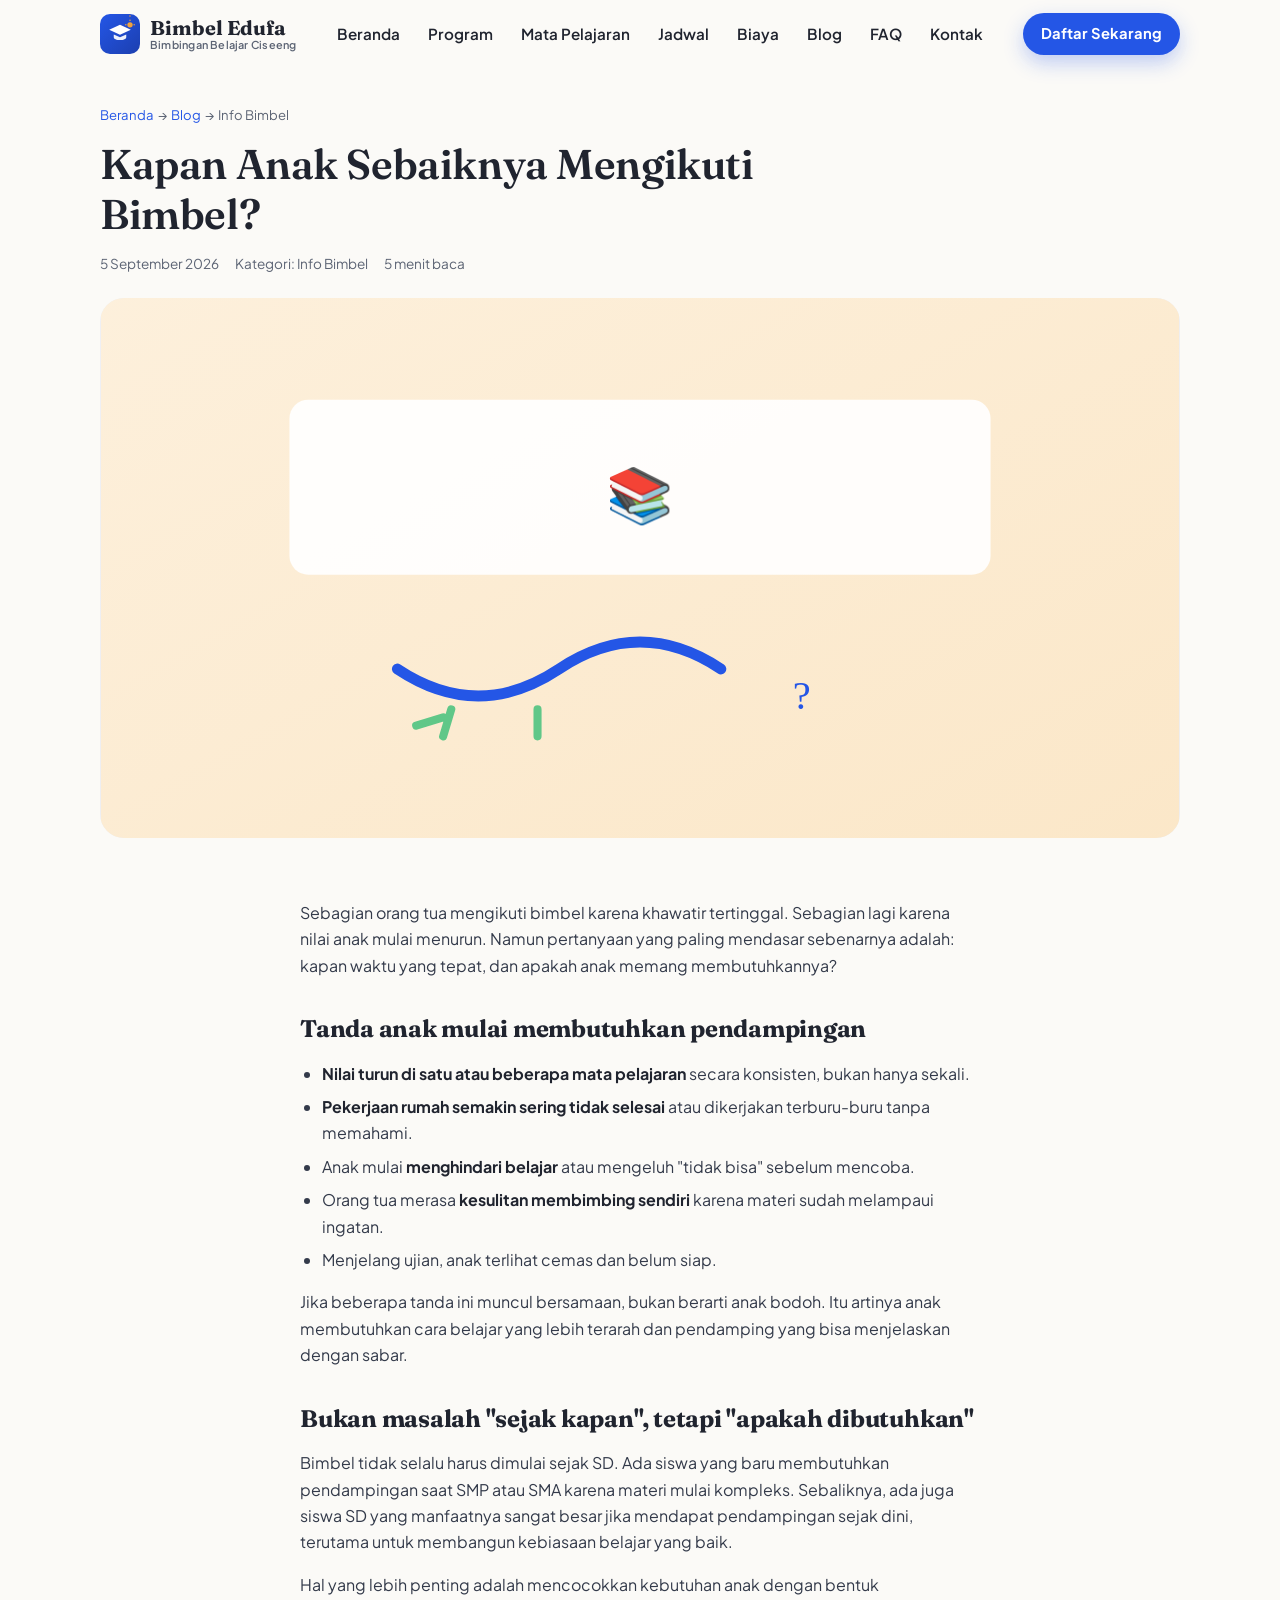
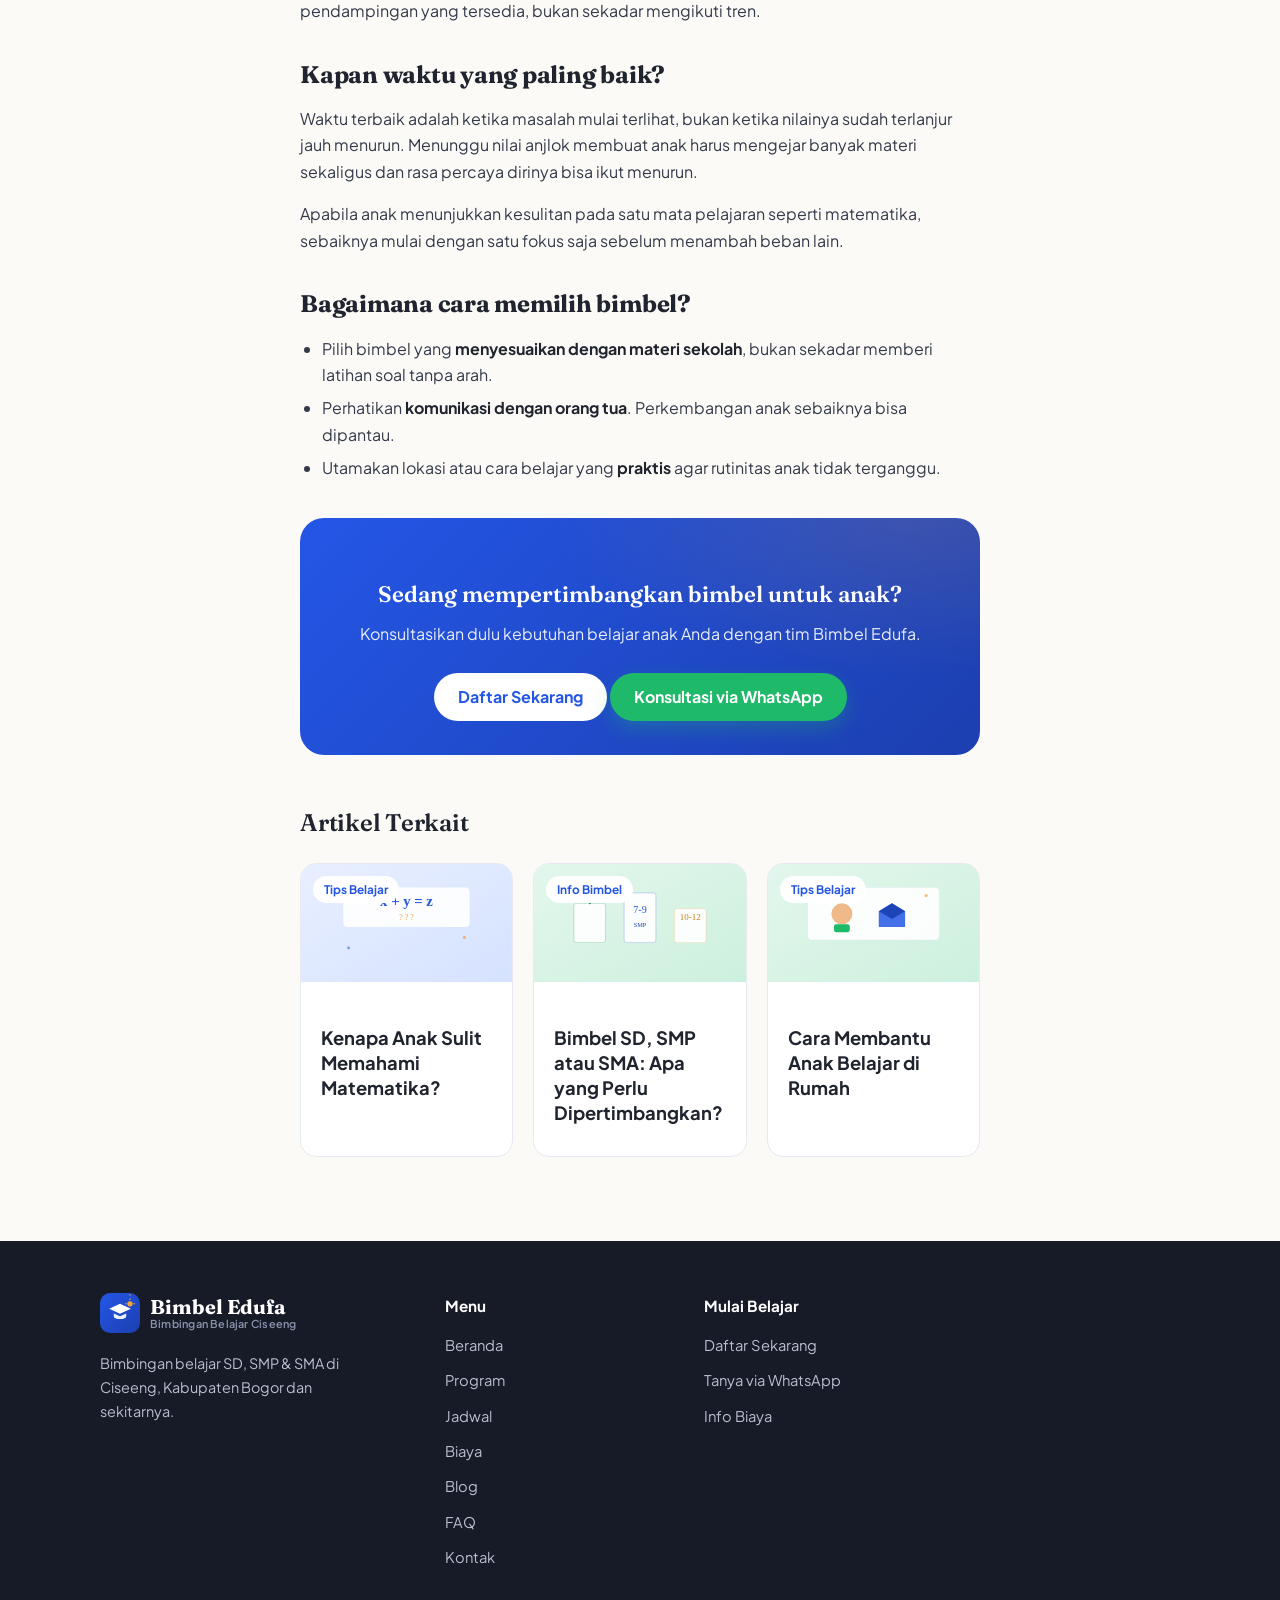
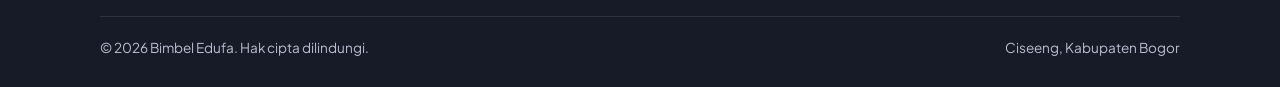
<file: blog/kapan-anak-sebaiknya-mengikuti-bimbel.html>
<!DOCTYPE html>
<html lang="id">
<head>
  <meta charset="UTF-8">
  <meta name="viewport" content="width=device-width, initial-scale=1.0">

  <title>Kapan Anak Sebaiknya Mengikuti Bimbel? | Blog Bimbel Edufa</title>
  <meta name="description" content="Tidak selalu harus 'mulai sedini mungkin'. Kenali tanda-tanda anak sebenarnya membutuhkan pendampingan belajar tambahan seperti bimbel.">
  <meta name="robots" content="index, follow">
  <link rel="canonical" href="https://bimbel-edufa.com/blog/kapan-anak-sebaiknya-mengikuti-bimbel.html">

  <meta property="og:type" content="article">
  <meta property="og:site_name" content="Bimbel Edufa">
  <meta property="og:title" content="Kapan Anak Sebaiknya Mengikuti Bimbel?">
  <meta property="og:description" content="Kenali tanda-tanda anak sebenarnya membutuhkan pendampingan belajar tambahan.">
  <meta property="og:url" content="https://bimbel-edufa.com/blog/kapan-anak-sebaiknya-mengikuti-bimbel.html">
  <meta property="og:image" content="https://bimbel-edufa.com/assets/img/placeholder-blog-2.svg">
  <meta property="og:locale" content="id_ID">
  <meta property="article:published_time" content="2026-09-05">

  <link rel="icon" type="image/svg+xml" href="../favicon.svg">
  <link rel="preconnect" href="https://fonts.googleapis.com">
  <link rel="preconnect" href="https://fonts.gstatic.com" crossorigin>
  <link href="https://fonts.googleapis.com/css2?family=Fraunces:opsz,wght@9..144,600;9..144,700&family=Plus+Jakarta+Sans:wght@400;500;600;700&display=swap" rel="stylesheet">
  <link rel="stylesheet" href="../css/style.css">

  <script type="application/ld+json">
  {
    "@context": "https://schema.org",
    "@type": "BlogPosting",
    "headline": "Kapan Anak Sebaiknya Mengikuti Bimbel?",
    "datePublished": "2026-09-05",
    "dateModified": "2026-09-05",
    "author": { "@type": "Organization", "name": "Bimbel Edufa" },
    "publisher": { "@type": "Organization", "name": "Bimbel Edufa" },
    "image": "https://bimbel-edufa.com/assets/img/placeholder-blog-2.svg",
    "mainEntityOfPage": "https://bimbel-edufa.com/blog/kapan-anak-sebaiknya-mengikuti-bimbel.html"
  }
  </script>
</head>
<body id="top">
  <a class="skip-link" href="#main">Langsung ke konten utama</a>

  <header class="site-header">
    <div class="container nav">
      <a class="brand" href="../index.html" aria-label="Beranda Bimbel Edufa">
        <img class="brand-logo" src="../assets/img/logo-edufa.svg" width="40" height="40" alt="Logo Bimbel Edufa">
        <span class="brand-name">Bimbel Edufa<small>Bimbingan Belajar Ciseeng</small></span>
      </a>
      <nav class="nav-menu" id="navMenu" aria-label="Navigasi utama">
        <a href="../index.html">Beranda</a>
        <a href="../index.html#program">Program</a>
        <a href="../index.html#mapel">Mata Pelajaran</a>
        <a href="../index.html#jadwal">Jadwal</a>
        <a href="../index.html#biaya">Biaya</a>
        <a href="../blog.html">Blog</a>
        <a href="../index.html#faq">FAQ</a>
        <a href="../index.html#kontak">Kontak</a>
        <a href="../index.html#daftar" class="btn btn-primary btn-sm nav-mobile-cta" data-register>Daftar Sekarang</a>
        <a href="../index.html#daftar" class="btn btn-whatsapp btn-sm nav-mobile-cta" data-wa="parent">Tanya via WhatsApp</a>
      </nav>
      <div class="nav-cta">
        <a class="btn btn-primary btn-sm" data-register>Daftar Sekarang</a>
      </div>
      <button class="nav-toggle" id="navToggle" aria-label="Buka menu" aria-expanded="false" aria-controls="navMenu">
        <span></span><span></span><span></span>
      </button>
    </div>
  </header>

  <main id="main">
  <article>
  <section class="article-hero">
    <div class="container">
      <nav class="breadcrumb" aria-label="Breadcrumb">
        <a href="../index.html">Beranda</a> &nbsp;&#8594;&nbsp; <a href="../blog.html">Blog</a> &nbsp;&#8594;&nbsp; <span>Info Bimbel</span>
      </nav>
      <h1>Kapan Anak Sebaiknya Mengikuti Bimbel?</h1>
      <div class="article-meta">
        <span><time datetime="2026-09-05">5 September 2026</time></span>
        <span>Kategori: Info Bimbel</span>
        <span>5 menit baca</span>
      </div>
      <div class="article-cover">
        <img src="../assets/img/placeholder-blog-2.svg" width="800" height="450" alt="Ilustrasi menentukan waktu anak mengikuti bimbel" loading="eager">
      </div>
    </div>
  </section>

  <section style="padding-top:0">
    <div class="container article-body">
      <p>Sebagian orang tua mengikuti bimbel karena khawatir tertinggal. Sebagian lagi karena nilai anak mulai menurun. Namun pertanyaan yang paling mendasar sebenarnya adalah: kapan waktu yang tepat, dan apakah anak memang membutuhkannya?</p>

      <h2>Tanda anak mulai membutuhkan pendampingan</h2>
      <ul>
        <li><strong>Nilai turun di satu atau beberapa mata pelajaran</strong> secara konsisten, bukan hanya sekali.</li>
        <li><strong>Pekerjaan rumah semakin sering tidak selesai</strong> atau dikerjakan terburu-buru tanpa memahami.</li>
        <li>Anak mulai <strong>menghindari belajar</strong> atau mengeluh "tidak bisa" sebelum mencoba.</li>
        <li>Orang tua merasa <strong>kesulitan membimbing sendiri</strong> karena materi sudah melampaui ingatan.</li>
        <li>Menjelang ujian, anak terlihat cemas dan belum siap.</li>
      </ul>
      <p>Jika beberapa tanda ini muncul bersamaan, bukan berarti anak bodoh. Itu artinya anak membutuhkan cara belajar yang lebih terarah dan pendamping yang bisa menjelaskan dengan sabar.</p>

      <h2>Bukan masalah "sejak kapan", tetapi "apakah dibutuhkan"</h2>
      <p>Bimbel tidak selalu harus dimulai sejak SD. Ada siswa yang baru membutuhkan pendampingan saat SMP atau SMA karena materi mulai kompleks. Sebaliknya, ada juga siswa SD yang manfaatnya sangat besar jika mendapat pendampingan sejak dini, terutama untuk membangun kebiasaan belajar yang baik.</p>
      <p>Hal yang lebih penting adalah mencocokkan kebutuhan anak dengan bentuk pendampingan yang tersedia, bukan sekadar mengikuti tren.</p>

      <h2>Kapan waktu yang paling baik?</h2>
      <p>Waktu terbaik adalah ketika masalah mulai terlihat, bukan ketika nilainya sudah terlanjur jauh menurun. Menunggu nilai anjlok membuat anak harus mengejar banyak materi sekaligus dan rasa percaya dirinya bisa ikut menurun.</p>
      <p>Apabila anak menunjukkan kesulitan pada satu mata pelajaran seperti matematika, sebaiknya mulai dengan satu fokus saja sebelum menambah beban lain.</p>

      <h2>Bagaimana cara memilih bimbel?</h2>
      <ul>
        <li>Pilih bimbel yang <strong>menyesuaikan dengan materi sekolah</strong>, bukan sekadar memberi latihan soal tanpa arah.</li>
        <li>Perhatikan <strong>komunikasi dengan orang tua</strong>. Perkembangan anak sebaiknya bisa dipantau.</li>
        <li>Utamakan lokasi atau cara belajar yang <strong>praktis</strong> agar rutinitas anak tidak terganggu.</li>
      </ul>

      <div class="article-cta">
        <h3>Sedang mempertimbangkan bimbel untuk anak?</h3>
        <p>Konsultasikan dulu kebutuhan belajar anak Anda dengan tim Bimbel Edufa.</p>
        <a class="btn btn-primary" data-register>Daftar Sekarang</a>
        <a class="btn btn-whatsapp mt-8" data-wa="parent">Konsultasi via WhatsApp</a>
      </div>

      <div class="article-related">
        <h2>Artikel Terkait</h2>
        <div class="grid grid-3">
          <div class="blog-card">
            <div class="blog-thumb"><span class="blog-cat">Tips Belajar</span><a href="kenapa-anak-sulit-memahami-matematika.html"><img src="../assets/img/placeholder-blog-1.svg" alt="Kenapa anak sulit memahami matematika" loading="lazy"></a></div>
            <div class="blog-body"><h3><a href="kenapa-anak-sulit-memahami-matematika.html">Kenapa Anak Sulit Memahami Matematika?</a></h3></div>
          </div>
          <div class="blog-card">
            <div class="blog-thumb"><span class="blog-cat">Info Bimbel</span><a href="bimbel-sd-smp-sma-apa-yang-perlu-dipertimbangkan.html"><img src="../assets/img/placeholder-blog-6.svg" alt="Bimbel SD SMP atau SMA" loading="lazy"></a></div>
            <div class="blog-body"><h3><a href="bimbel-sd-smp-sma-apa-yang-perlu-dipertimbangkan.html">Bimbel SD, SMP atau SMA: Apa yang Perlu Dipertimbangkan?</a></h3></div>
          </div>
          <div class="blog-card">
            <div class="blog-thumb"><span class="blog-cat">Tips Belajar</span><a href="cara-membantu-anak-belajar-di-rumah.html"><img src="../assets/img/placeholder-blog-3.svg" alt="Cara membantu anak belajar di rumah" loading="lazy"></a></div>
            <div class="blog-body"><h3><a href="cara-membantu-anak-belajar-di-rumah.html">Cara Membantu Anak Belajar di Rumah</a></h3></div>
          </div>
        </div>
      </div>
    </div>
  </section>
  </article>
  </main>

  <footer class="site-footer">
    <div class="container">
      <div class="footer-grid">
        <div class="footer-brand">
          <a class="brand" href="../index.html" aria-label="Beranda Bimbel Edufa">
            <img class="brand-logo" src="../assets/img/logo-edufa.svg" width="40" height="40" alt="Logo Bimbel Edufa">
            <span class="brand-name">Bimbel Edufa<small style="color:#8b93ad">Bimbingan Belajar Ciseeng</small></span>
          </a>
          <p>Bimbingan belajar SD, SMP &amp; SMA di Ciseeng, Kabupaten Bogor dan sekitarnya.</p>
        </div>
        <div class="footer-col">
          <h4>Menu</h4>
          <ul>
            <li><a href="../index.html">Beranda</a></li>
            <li><a href="../index.html#program">Program</a></li>
            <li><a href="../index.html#jadwal">Jadwal</a></li>
            <li><a href="../index.html#biaya">Biaya</a></li>
            <li><a href="../blog.html">Blog</a></li>
            <li><a href="../index.html#faq">FAQ</a></li>
            <li><a href="../index.html#kontak">Kontak</a></li>
          </ul>
        </div>
        <div class="footer-col">
          <h4>Mulai Belajar</h4>
          <ul>
            <li><a data-register>Daftar Sekarang</a></li>
            <li><a data-wa="parent">Tanya via WhatsApp</a></li>
            <li><a data-wa="fee">Info Biaya</a></li>
          </ul>
        </div>
      </div>
      <div class="footer-bottom">
        <span>&copy; <span id="footerYear"></span> Bimbel Edufa. Hak cipta dilindungi.</span>
        <span>Ciseeng, Kabupaten Bogor</span>
      </div>
    </div>
  </footer>

  <script src="../config.js"></script>
  <script src="../js/main.js"></script>
</body>
</html>
</file>
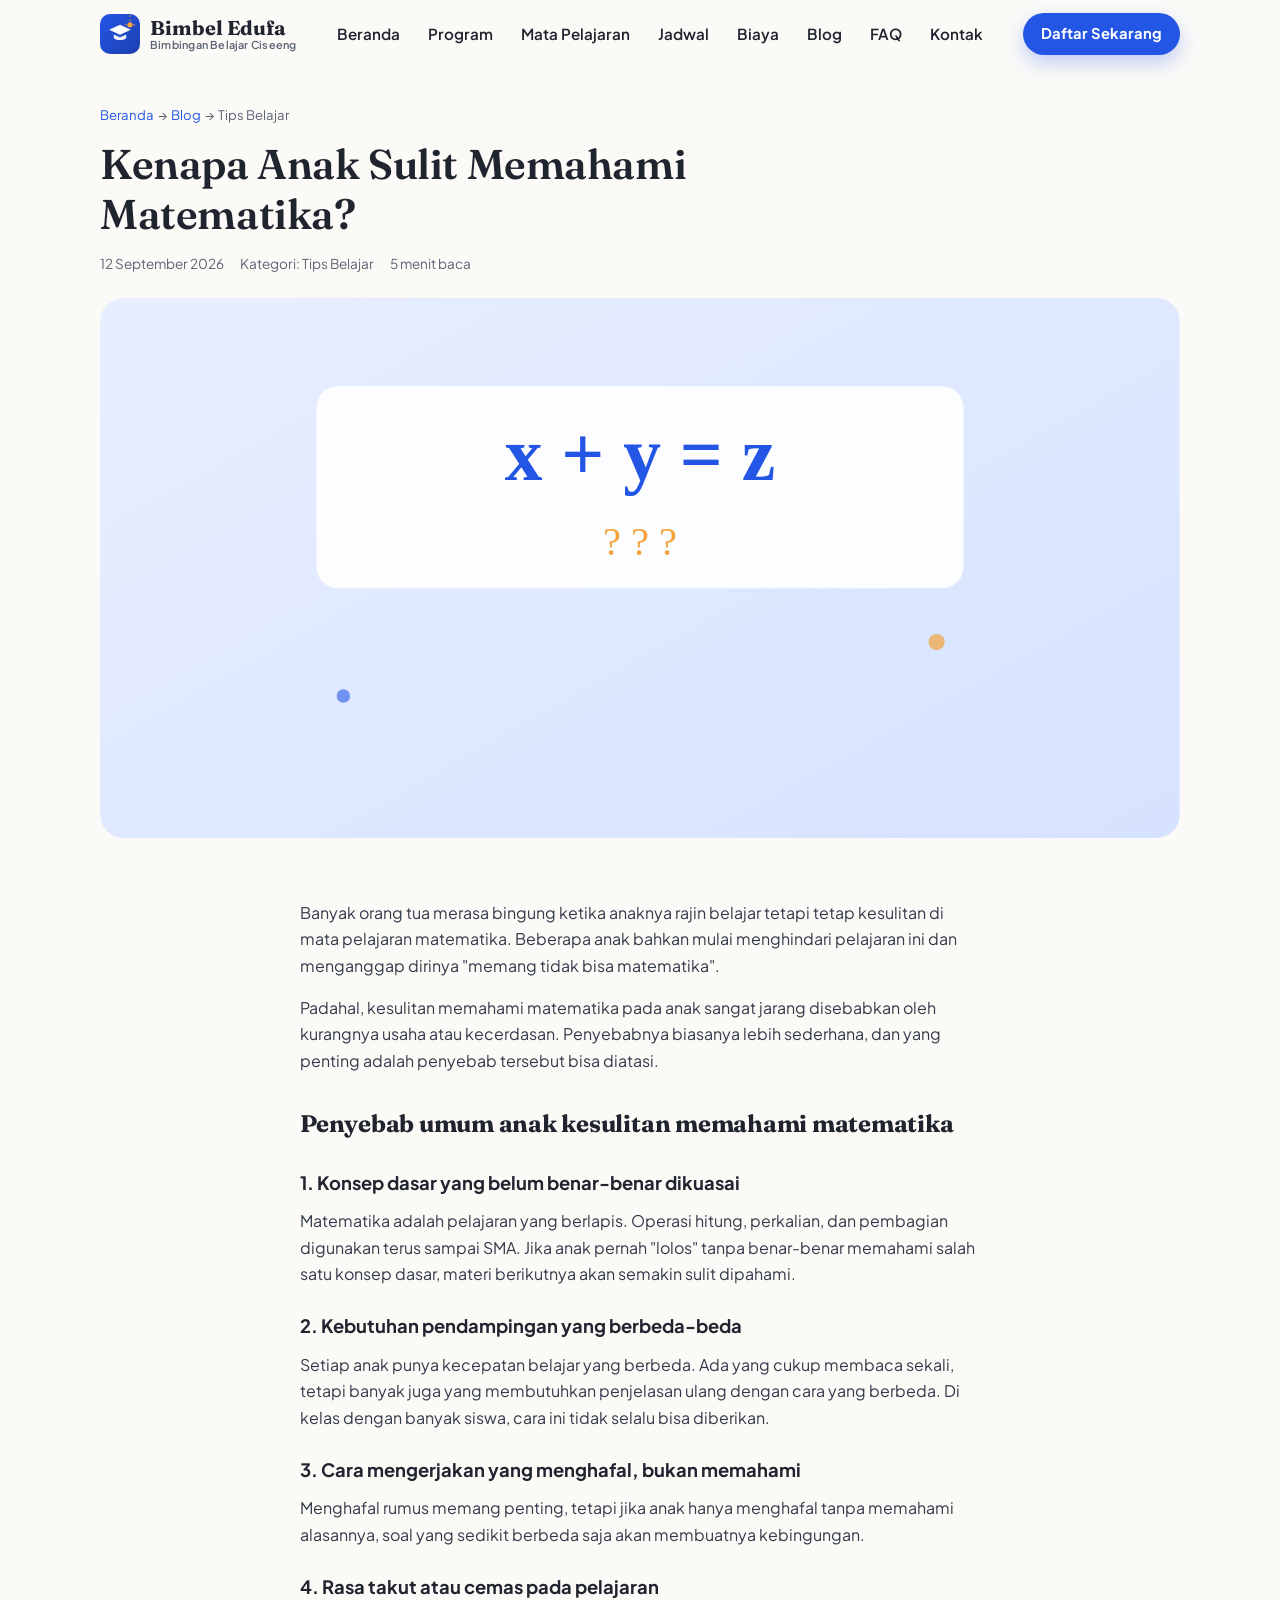
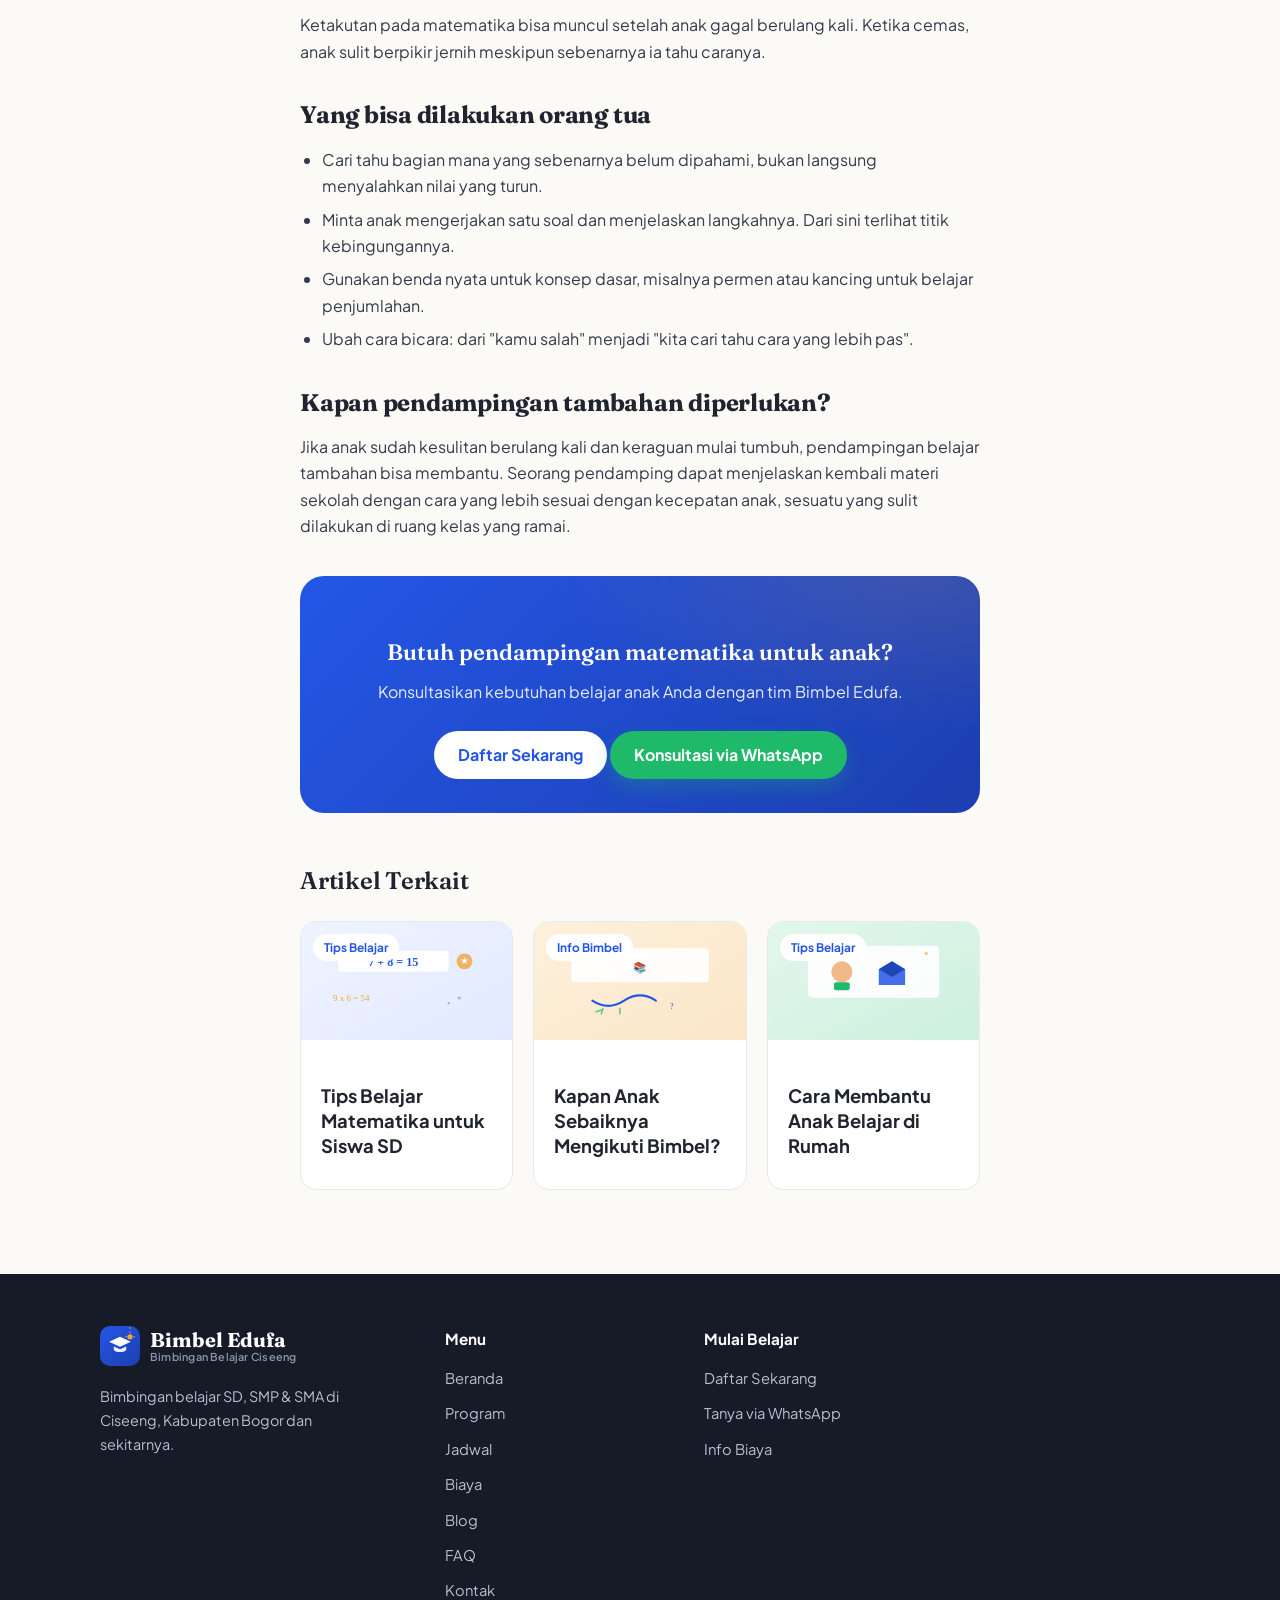
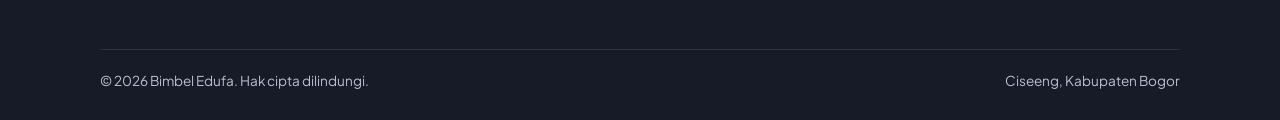
<file: blog/kenapa-anak-sulit-memahami-matematika.html>
<!DOCTYPE html>
<html lang="id">
<head>
  <meta charset="UTF-8">
  <meta name="viewport" content="width=device-width, initial-scale=1.0">

  <title>Kenapa Anak Sulit Memahami Matematika? | Blog Bimbel Edufa</title>
  <meta name="description" content="Matematika terasa sulit bukan karena anak tidak pintar. Kenali penyebab anak kesulitan memahami matematika dan cara membantunya di sini.">
  <meta name="robots" content="index, follow">
  <link rel="canonical" href="https://bimbel-edufa.com/blog/kenapa-anak-sulit-memahami-matematika.html">

  <meta property="og:type" content="article">
  <meta property="og:site_name" content="Bimbel Edufa">
  <meta property="og:title" content="Kenapa Anak Sulit Memahami Matematika?">
  <meta property="og:description" content="Matematika terasa sulit bukan karena anak tidak pintar. Kenali penyebab dan cara membantunya.">
  <meta property="og:url" content="https://bimbel-edufa.com/blog/kenapa-anak-sulit-memahami-matematika.html">
  <meta property="og:image" content="https://bimbel-edufa.com/assets/img/placeholder-blog-1.svg">
  <meta property="og:locale" content="id_ID">
  <meta property="article:published_time" content="2026-09-12">

  <link rel="icon" type="image/svg+xml" href="../favicon.svg">
  <link rel="preconnect" href="https://fonts.googleapis.com">
  <link rel="preconnect" href="https://fonts.gstatic.com" crossorigin>
  <link href="https://fonts.googleapis.com/css2?family=Fraunces:opsz,wght@9..144,600;9..144,700&family=Plus+Jakarta+Sans:wght@400;500;600;700&display=swap" rel="stylesheet">
  <link rel="stylesheet" href="../css/style.css">

  <script type="application/ld+json">
  {
    "@context": "https://schema.org",
    "@type": "BlogPosting",
    "headline": "Kenapa Anak Sulit Memahami Matematika?",
    "datePublished": "2026-09-12",
    "dateModified": "2026-09-12",
    "author": { "@type": "Organization", "name": "Bimbel Edufa" },
    "publisher": { "@type": "Organization", "name": "Bimbel Edufa", "logo": { "@type": "ImageObject", "url": "https://bimbel-edufa.com/assets/img/logo-edufa.svg" } },
    "image": "https://bimbel-edufa.com/assets/img/placeholder-blog-1.svg",
    "mainEntityOfPage": "https://bimbel-edufa.com/blog/kenapa-anak-sulit-memahami-matematika.html",
    "description": "Matematika terasa sulit bukan karena anak tidak pintar. Kenali penyebab anak kesulitan memahami matematika dan cara membantunya."
  }
  </script>
</head>
<body id="top">
  <a class="skip-link" href="#main">Langsung ke konten utama</a>

  <header class="site-header">
    <div class="container nav">
      <a class="brand" href="../index.html" aria-label="Beranda Bimbel Edufa">
        <img class="brand-logo" src="../assets/img/logo-edufa.svg" width="40" height="40" alt="Logo Bimbel Edufa">
        <span class="brand-name">Bimbel Edufa<small>Bimbingan Belajar Ciseeng</small></span>
      </a>
      <nav class="nav-menu" id="navMenu" aria-label="Navigasi utama">
        <a href="../index.html">Beranda</a>
        <a href="../index.html#program">Program</a>
        <a href="../index.html#mapel">Mata Pelajaran</a>
        <a href="../index.html#jadwal">Jadwal</a>
        <a href="../index.html#biaya">Biaya</a>
        <a href="../blog.html">Blog</a>
        <a href="../index.html#faq">FAQ</a>
        <a href="../index.html#kontak">Kontak</a>
        <a href="../index.html#daftar" class="btn btn-primary btn-sm nav-mobile-cta" data-register>Daftar Sekarang</a>
        <a href="../index.html#daftar" class="btn btn-whatsapp btn-sm nav-mobile-cta" data-wa="parent">Tanya via WhatsApp</a>
      </nav>
      <div class="nav-cta">
        <a class="btn btn-primary btn-sm" data-register>Daftar Sekarang</a>
      </div>
      <button class="nav-toggle" id="navToggle" aria-label="Buka menu" aria-expanded="false" aria-controls="navMenu">
        <span></span><span></span><span></span>
      </button>
    </div>
  </header>

  <main id="main">
  <article>
  <section class="article-hero">
    <div class="container">
      <nav class="breadcrumb" aria-label="Breadcrumb">
        <a href="../index.html">Beranda</a> &nbsp;&#8594;&nbsp; <a href="../blog.html">Blog</a> &nbsp;&#8594;&nbsp; <span>Tips Belajar</span>
      </nav>
      <h1>Kenapa Anak Sulit Memahami Matematika?</h1>
      <div class="article-meta">
        <span><time datetime="2026-09-12">12 September 2026</time></span>
        <span>Kategori: Tips Belajar</span>
        <span>5 menit baca</span>
      </div>
      <div class="article-cover">
        <img src="../assets/img/placeholder-blog-1.svg" width="800" height="450" alt="Ilustrasi anak kesulitan memahami matematika" loading="eager">
      </div>
    </div>
  </section>

  <section style="padding-top:0">
    <div class="container article-body">
      <p>Banyak orang tua merasa bingung ketika anaknya rajin belajar tetapi tetap kesulitan di mata pelajaran matematika. Beberapa anak bahkan mulai menghindari pelajaran ini dan menganggap dirinya "memang tidak bisa matematika".</p>
      <p>Padahal, kesulitan memahami matematika pada anak sangat jarang disebabkan oleh kurangnya usaha atau kecerdasan. Penyebabnya biasanya lebih sederhana, dan yang penting adalah penyebab tersebut bisa diatasi.</p>

      <h2>Penyebab umum anak kesulitan memahami matematika</h2>
      <h3>1. Konsep dasar yang belum benar-benar dikuasai</h3>
      <p>Matematika adalah pelajaran yang berlapis. Operasi hitung, perkalian, dan pembagian digunakan terus sampai SMA. Jika anak pernah "lolos" tanpa benar-benar memahami salah satu konsep dasar, materi berikutnya akan semakin sulit dipahami.</p>

      <h3>2. Kebutuhan pendampingan yang berbeda-beda</h3>
      <p>Setiap anak punya kecepatan belajar yang berbeda. Ada yang cukup membaca sekali, tetapi banyak juga yang membutuhkan penjelasan ulang dengan cara yang berbeda. Di kelas dengan banyak siswa, cara ini tidak selalu bisa diberikan.</p>

      <h3>3. Cara mengerjakan yang menghafal, bukan memahami</h3>
      <p>Menghafal rumus memang penting, tetapi jika anak hanya menghafal tanpa memahami alasannya, soal yang sedikit berbeda saja akan membuatnya kebingungan.</p>

      <h3>4. Rasa takut atau cemas pada pelajaran</h3>
      <p>Ketakutan pada matematika bisa muncul setelah anak gagal berulang kali. Ketika cemas, anak sulit berpikir jernih meskipun sebenarnya ia tahu caranya.</p>

      <h2>Yang bisa dilakukan orang tua</h2>
      <ul>
        <li>Cari tahu bagian mana yang sebenarnya belum dipahami, bukan langsung menyalahkan nilai yang turun.</li>
        <li>Minta anak mengerjakan satu soal dan menjelaskan langkahnya. Dari sini terlihat titik kebingungannya.</li>
        <li>Gunakan benda nyata untuk konsep dasar, misalnya permen atau kancing untuk belajar penjumlahan.</li>
        <li>Ubah cara bicara: dari "kamu salah" menjadi "kita cari tahu cara yang lebih pas".</li>
      </ul>

      <h2>Kapan pendampingan tambahan diperlukan?</h2>
      <p>Jika anak sudah kesulitan berulang kali dan keraguan mulai tumbuh, pendampingan belajar tambahan bisa membantu. Seorang pendamping dapat menjelaskan kembali materi sekolah dengan cara yang lebih sesuai dengan kecepatan anak, sesuatu yang sulit dilakukan di ruang kelas yang ramai.</p>

      <div class="article-cta">
        <h3>Butuh pendampingan matematika untuk anak?</h3>
        <p>Konsultasikan kebutuhan belajar anak Anda dengan tim Bimbel Edufa.</p>
        <a class="btn btn-primary" data-register>Daftar Sekarang</a>
        <a class="btn btn-whatsapp mt-8" data-wa="parent">Konsultasi via WhatsApp</a>
      </div>

      <div class="article-related">
        <h2>Artikel Terkait</h2>
        <div class="grid grid-3">
          <div class="blog-card">
            <div class="blog-thumb"><span class="blog-cat">Tips Belajar</span><a href="tips-belajar-matematika-untuk-siswa-sd.html"><img src="../assets/img/placeholder-blog-4.svg" alt="Tips belajar matematika untuk siswa SD" loading="lazy"></a></div>
            <div class="blog-body"><h3><a href="tips-belajar-matematika-untuk-siswa-sd.html">Tips Belajar Matematika untuk Siswa SD</a></h3></div>
          </div>
          <div class="blog-card">
            <div class="blog-thumb"><span class="blog-cat">Info Bimbel</span><a href="kapan-anak-sebaiknya-mengikuti-bimbel.html"><img src="../assets/img/placeholder-blog-2.svg" alt="Kapan anak sebaiknya mengikuti bimbel" loading="lazy"></a></div>
            <div class="blog-body"><h3><a href="kapan-anak-sebaiknya-mengikuti-bimbel.html">Kapan Anak Sebaiknya Mengikuti Bimbel?</a></h3></div>
          </div>
          <div class="blog-card">
            <div class="blog-thumb"><span class="blog-cat">Tips Belajar</span><a href="cara-membantu-anak-belajar-di-rumah.html"><img src="../assets/img/placeholder-blog-3.svg" alt="Cara membantu anak belajar di rumah" loading="lazy"></a></div>
            <div class="blog-body"><h3><a href="cara-membantu-anak-belajar-di-rumah.html">Cara Membantu Anak Belajar di Rumah</a></h3></div>
          </div>
        </div>
      </div>
    </div>
  </section>
  </article>
  </main>

  <footer class="site-footer">
    <div class="container">
      <div class="footer-grid">
        <div class="footer-brand">
          <a class="brand" href="../index.html" aria-label="Beranda Bimbel Edufa">
            <img class="brand-logo" src="../assets/img/logo-edufa.svg" width="40" height="40" alt="Logo Bimbel Edufa">
            <span class="brand-name">Bimbel Edufa<small style="color:#8b93ad">Bimbingan Belajar Ciseeng</small></span>
          </a>
          <p>Bimbingan belajar SD, SMP &amp; SMA di Ciseeng, Kabupaten Bogor dan sekitarnya.</p>
        </div>
        <div class="footer-col">
          <h4>Menu</h4>
          <ul>
            <li><a href="../index.html">Beranda</a></li>
            <li><a href="../index.html#program">Program</a></li>
            <li><a href="../index.html#jadwal">Jadwal</a></li>
            <li><a href="../index.html#biaya">Biaya</a></li>
            <li><a href="../blog.html">Blog</a></li>
            <li><a href="../index.html#faq">FAQ</a></li>
            <li><a href="../index.html#kontak">Kontak</a></li>
          </ul>
        </div>
        <div class="footer-col">
          <h4>Mulai Belajar</h4>
          <ul>
            <li><a data-register>Daftar Sekarang</a></li>
            <li><a data-wa="parent">Tanya via WhatsApp</a></li>
            <li><a data-wa="fee">Info Biaya</a></li>
          </ul>
        </div>
      </div>
      <div class="footer-bottom">
        <span>&copy; <span id="footerYear"></span> Bimbel Edufa. Hak cipta dilindungi.</span>
        <span>Ciseeng, Kabupaten Bogor</span>
      </div>
    </div>
  </footer>

  <script src="../config.js"></script>
  <script src="../js/main.js"></script>
</body>
</html>
</file>
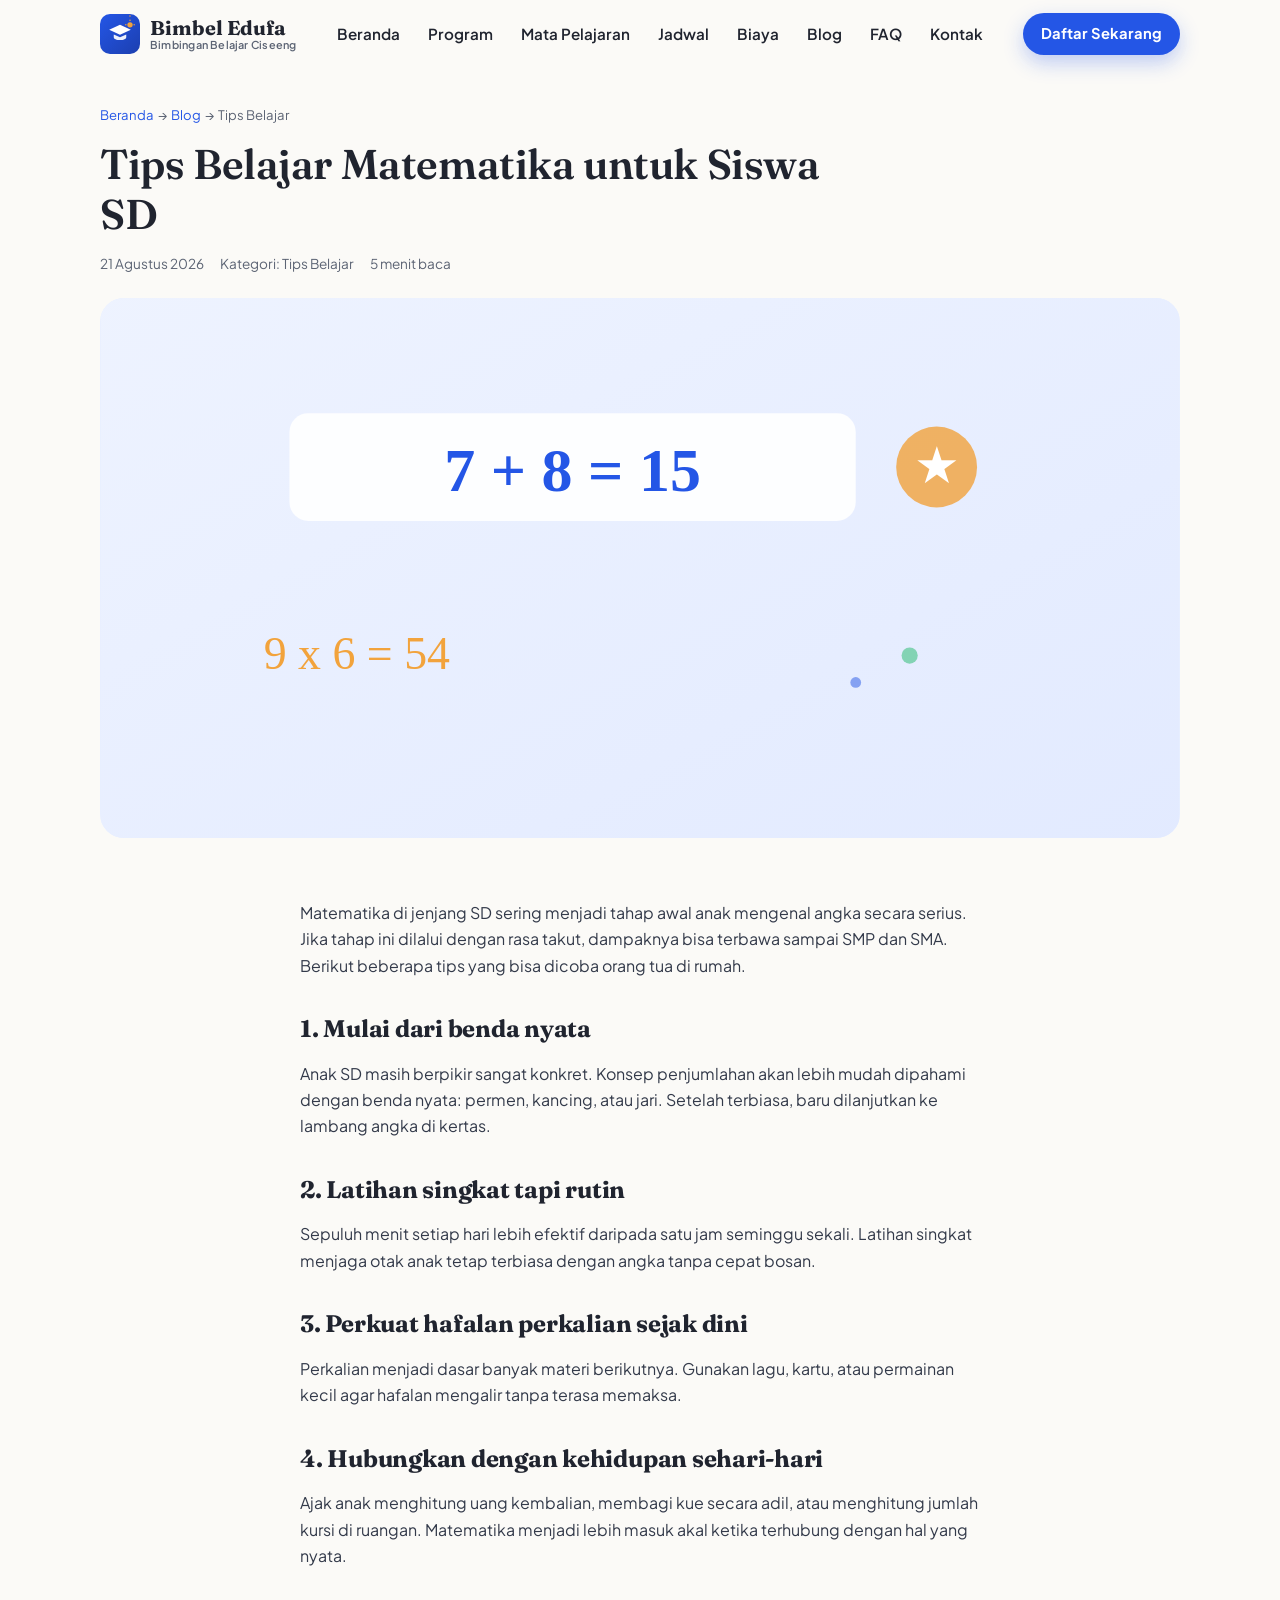
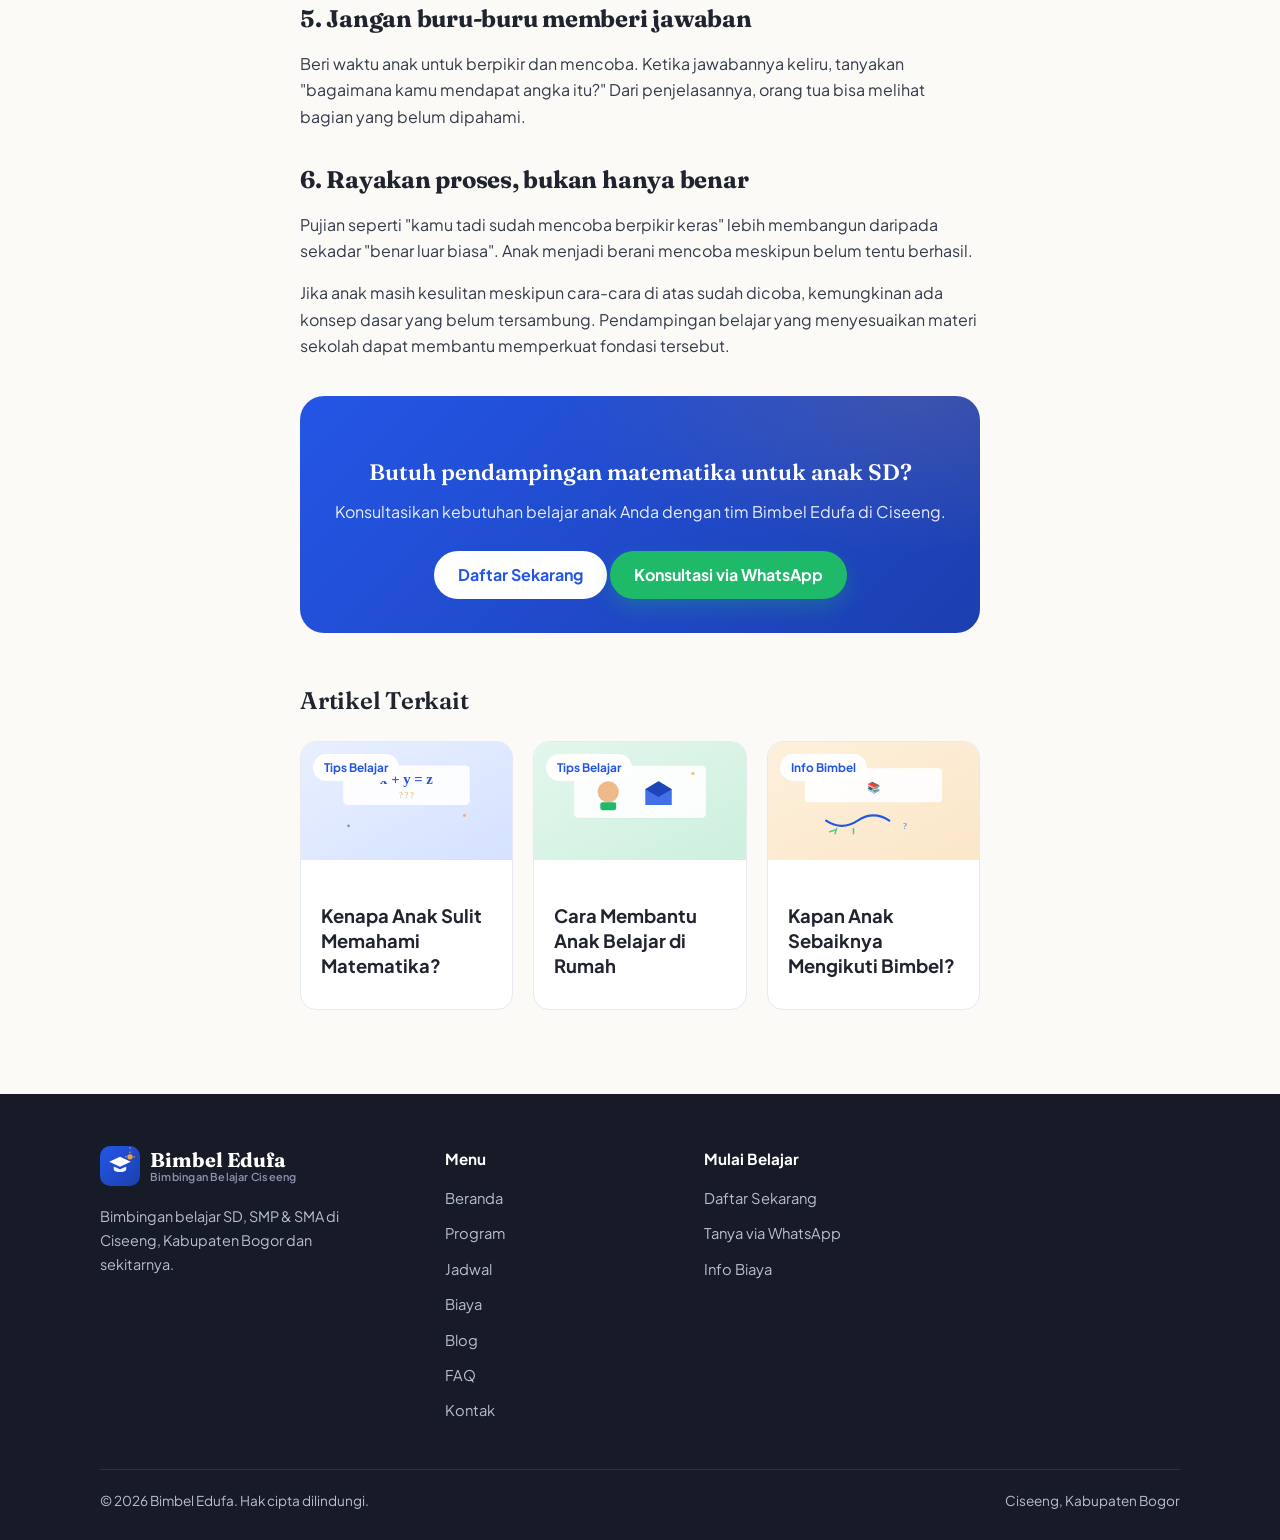
<file: blog/tips-belajar-matematika-untuk-siswa-sd.html>
<!DOCTYPE html>
<html lang="id">
<head>
  <meta charset="UTF-8">
  <meta name="viewport" content="width=device-width, initial-scale=1.0">

  <title>Tips Belajar Matematika untuk Siswa SD | Blog Bimbel Edufa</title>
  <meta name="description" content="Dari berhitung dengan benda nyata sampai latihan rutin singkat. Tips belajar matematika agar tidak menakutkan bagi siswa SD.">
  <meta name="robots" content="index, follow">
  <link rel="canonical" href="https://bimbel-edufa.com/blog/tips-belajar-matematika-untuk-siswa-sd.html">

  <meta property="og:type" content="article">
  <meta property="og:site_name" content="Bimbel Edufa">
  <meta property="og:title" content="Tips Belajar Matematika untuk Siswa SD">
  <meta property="og:description" content="Kumpulan tips yang bisa langsung dicoba agar matematika tidak menakutkan bagi siswa SD.">
  <meta property="og:url" content="https://bimbel-edufa.com/blog/tips-belajar-matematika-untuk-siswa-sd.html">
  <meta property="og:image" content="https://bimbel-edufa.com/assets/img/placeholder-blog-4.svg">
  <meta property="og:locale" content="id_ID">
  <meta property="article:published_time" content="2026-08-21">

  <link rel="icon" type="image/svg+xml" href="../favicon.svg">
  <link rel="preconnect" href="https://fonts.googleapis.com">
  <link rel="preconnect" href="https://fonts.gstatic.com" crossorigin>
  <link href="https://fonts.googleapis.com/css2?family=Fraunces:opsz,wght@9..144,600;9..144,700&family=Plus+Jakarta+Sans:wght@400;500;600;700&display=swap" rel="stylesheet">
  <link rel="stylesheet" href="../css/style.css">

  <script type="application/ld+json">
  {
    "@context": "https://schema.org",
    "@type": "BlogPosting",
    "headline": "Tips Belajar Matematika untuk Siswa SD",
    "datePublished": "2026-08-21",
    "dateModified": "2026-08-21",
    "author": { "@type": "Organization", "name": "Bimbel Edufa" },
    "publisher": { "@type": "Organization", "name": "Bimbel Edufa" },
    "image": "https://bimbel-edufa.com/assets/img/placeholder-blog-4.svg",
    "mainEntityOfPage": "https://bimbel-edufa.com/blog/tips-belajar-matematika-untuk-siswa-sd.html"
  }
  </script>
</head>
<body id="top">
  <a class="skip-link" href="#main">Langsung ke konten utama</a>

  <header class="site-header">
    <div class="container nav">
      <a class="brand" href="../index.html" aria-label="Beranda Bimbel Edufa">
        <img class="brand-logo" src="../assets/img/logo-edufa.svg" width="40" height="40" alt="Logo Bimbel Edufa">
        <span class="brand-name">Bimbel Edufa<small>Bimbingan Belajar Ciseeng</small></span>
      </a>
      <nav class="nav-menu" id="navMenu" aria-label="Navigasi utama">
        <a href="../index.html">Beranda</a>
        <a href="../index.html#program">Program</a>
        <a href="../index.html#mapel">Mata Pelajaran</a>
        <a href="../index.html#jadwal">Jadwal</a>
        <a href="../index.html#biaya">Biaya</a>
        <a href="../blog.html">Blog</a>
        <a href="../index.html#faq">FAQ</a>
        <a href="../index.html#kontak">Kontak</a>
        <a href="../index.html#daftar" class="btn btn-primary btn-sm nav-mobile-cta" data-register>Daftar Sekarang</a>
        <a href="../index.html#daftar" class="btn btn-whatsapp btn-sm nav-mobile-cta" data-wa="parent">Tanya via WhatsApp</a>
      </nav>
      <div class="nav-cta">
        <a class="btn btn-primary btn-sm" data-register>Daftar Sekarang</a>
      </div>
      <button class="nav-toggle" id="navToggle" aria-label="Buka menu" aria-expanded="false" aria-controls="navMenu">
        <span></span><span></span><span></span>
      </button>
    </div>
  </header>

  <main id="main">
  <article>
  <section class="article-hero">
    <div class="container">
      <nav class="breadcrumb" aria-label="Breadcrumb">
        <a href="../index.html">Beranda</a> &nbsp;&#8594;&nbsp; <a href="../blog.html">Blog</a> &nbsp;&#8594;&nbsp; <span>Tips Belajar</span>
      </nav>
      <h1>Tips Belajar Matematika untuk Siswa SD</h1>
      <div class="article-meta">
        <span><time datetime="2026-08-21">21 Agustus 2026</time></span>
        <span>Kategori: Tips Belajar</span>
        <span>5 menit baca</span>
      </div>
      <div class="article-cover">
        <img src="../assets/img/placeholder-blog-4.svg" width="800" height="450" alt="Ilustrasi anak belajar matematika di rumah" loading="eager">
      </div>
    </div>
  </section>

  <section style="padding-top:0">
    <div class="container article-body">
      <p>Matematika di jenjang SD sering menjadi tahap awal anak mengenal angka secara serius. Jika tahap ini dilalui dengan rasa takut, dampaknya bisa terbawa sampai SMP dan SMA. Berikut beberapa tips yang bisa dicoba orang tua di rumah.</p>

      <h2>1. Mulai dari benda nyata</h2>
      <p>Anak SD masih berpikir sangat konkret. Konsep penjumlahan akan lebih mudah dipahami dengan benda nyata: permen, kancing, atau jari. Setelah terbiasa, baru dilanjutkan ke lambang angka di kertas.</p>

      <h2>2. Latihan singkat tapi rutin</h2>
      <p>Sepuluh menit setiap hari lebih efektif daripada satu jam seminggu sekali. Latihan singkat menjaga otak anak tetap terbiasa dengan angka tanpa cepat bosan.</p>

      <h2>3. Perkuat hafalan perkalian sejak dini</h2>
      <p>Perkalian menjadi dasar banyak materi berikutnya. Gunakan lagu, kartu, atau permainan kecil agar hafalan mengalir tanpa terasa memaksa.</p>

      <h2>4. Hubungkan dengan kehidupan sehari-hari</h2>
      <p>Ajak anak menghitung uang kembalian, membagi kue secara adil, atau menghitung jumlah kursi di ruangan. Matematika menjadi lebih masuk akal ketika terhubung dengan hal yang nyata.</p>

      <h2>5. Jangan buru-buru memberi jawaban</h2>
      <p>Beri waktu anak untuk berpikir dan mencoba. Ketika jawabannya keliru, tanyakan "bagaimana kamu mendapat angka itu?" Dari penjelasannya, orang tua bisa melihat bagian yang belum dipahami.</p>

      <h2>6. Rayakan proses, bukan hanya benar</h2>
      <p>Pujian seperti "kamu tadi sudah mencoba berpikir keras" lebih membangun daripada sekadar "benar luar biasa". Anak menjadi berani mencoba meskipun belum tentu berhasil.</p>

      <p>Jika anak masih kesulitan meskipun cara-cara di atas sudah dicoba, kemungkinan ada konsep dasar yang belum tersambung. Pendampingan belajar yang menyesuaikan materi sekolah dapat membantu memperkuat fondasi tersebut.</p>

      <div class="article-cta">
        <h3>Butuh pendampingan matematika untuk anak SD?</h3>
        <p>Konsultasikan kebutuhan belajar anak Anda dengan tim Bimbel Edufa di Ciseeng.</p>
        <a class="btn btn-primary" data-register>Daftar Sekarang</a>
        <a class="btn btn-whatsapp mt-8" data-wa="parent">Konsultasi via WhatsApp</a>
      </div>

      <div class="article-related">
        <h2>Artikel Terkait</h2>
        <div class="grid grid-3">
          <div class="blog-card">
            <div class="blog-thumb"><span class="blog-cat">Tips Belajar</span><a href="kenapa-anak-sulit-memahami-matematika.html"><img src="../assets/img/placeholder-blog-1.svg" alt="Kenapa anak sulit memahami matematika" loading="lazy"></a></div>
            <div class="blog-body"><h3><a href="kenapa-anak-sulit-memahami-matematika.html">Kenapa Anak Sulit Memahami Matematika?</a></h3></div>
          </div>
          <div class="blog-card">
            <div class="blog-thumb"><span class="blog-cat">Tips Belajar</span><a href="cara-membantu-anak-belajar-di-rumah.html"><img src="../assets/img/placeholder-blog-3.svg" alt="Cara membantu anak belajar di rumah" loading="lazy"></a></div>
            <div class="blog-body"><h3><a href="cara-membantu-anak-belajar-di-rumah.html">Cara Membantu Anak Belajar di Rumah</a></h3></div>
          </div>
          <div class="blog-card">
            <div class="blog-thumb"><span class="blog-cat">Info Bimbel</span><a href="kapan-anak-sebaiknya-mengikuti-bimbel.html"><img src="../assets/img/placeholder-blog-2.svg" alt="Kapan anak sebaiknya mengikuti bimbel" loading="lazy"></a></div>
            <div class="blog-body"><h3><a href="kapan-anak-sebaiknya-mengikuti-bimbel.html">Kapan Anak Sebaiknya Mengikuti Bimbel?</a></h3></div>
          </div>
        </div>
      </div>
    </div>
  </section>
  </article>
  </main>

  <footer class="site-footer">
    <div class="container">
      <div class="footer-grid">
        <div class="footer-brand">
          <a class="brand" href="../index.html" aria-label="Beranda Bimbel Edufa">
            <img class="brand-logo" src="../assets/img/logo-edufa.svg" width="40" height="40" alt="Logo Bimbel Edufa">
            <span class="brand-name">Bimbel Edufa<small style="color:#8b93ad">Bimbingan Belajar Ciseeng</small></span>
          </a>
          <p>Bimbingan belajar SD, SMP &amp; SMA di Ciseeng, Kabupaten Bogor dan sekitarnya.</p>
        </div>
        <div class="footer-col">
          <h4>Menu</h4>
          <ul>
            <li><a href="../index.html">Beranda</a></li>
            <li><a href="../index.html#program">Program</a></li>
            <li><a href="../index.html#jadwal">Jadwal</a></li>
            <li><a href="../index.html#biaya">Biaya</a></li>
            <li><a href="../blog.html">Blog</a></li>
            <li><a href="../index.html#faq">FAQ</a></li>
            <li><a href="../index.html#kontak">Kontak</a></li>
          </ul>
        </div>
        <div class="footer-col">
          <h4>Mulai Belajar</h4>
          <ul>
            <li><a data-register>Daftar Sekarang</a></li>
            <li><a data-wa="parent">Tanya via WhatsApp</a></li>
            <li><a data-wa="fee">Info Biaya</a></li>
          </ul>
        </div>
      </div>
      <div class="footer-bottom">
        <span>&copy; <span id="footerYear"></span> Bimbel Edufa. Hak cipta dilindungi.</span>
        <span>Ciseeng, Kabupaten Bogor</span>
      </div>
    </div>
  </footer>

  <script src="../config.js"></script>
  <script src="../js/main.js"></script>
</body>
</html>
</file>
<file: css/style.css>
/* ============================================================
   Bimbel Edufa - Stylesheet
   Mobile-first. Warm + edukatif + profesional.
   ============================================================ */

/* ---------- Tokens ---------- */
:root {
  --brand: #2456e6;
  --brand-dark: #173fb0;
  --brand-soft: #e8efff;
  --ink: #20242f;
  --muted: #5c6474;
  --line: #e6e9f0;
  --bg: #fbfaf7;
  --bg-alt: #ffffff;
  --accent: #f2a33c;
  --accent-soft: #fdf0dc;
  --green: #1fb96a;
  --green-soft: #e3f7ec;
  --white: #ffffff;
  --radius: 16px;
  --radius-lg: 24px;
  --radius-sm: 10px;
  --shadow: 0 10px 30px rgba(32, 36, 47, 0.08);
  --shadow-lg: 0 20px 50px rgba(32, 36, 47, 0.12);
  --font-body: "Plus Jakarta Sans", "Segoe UI", system-ui, -apple-system, sans-serif;
  --font-display: "Fraunces", Georgia, "Times New Roman", serif;
  --container: 1120px;
  --nav-h: 68px;
}

/* ---------- Reset ---------- */
*,
*::before,
*::after {
  box-sizing: border-box;
  margin: 0;
  padding: 0;
}

html {
  scroll-behavior: smooth;
  scroll-padding-top: calc(var(--nav-h) + 12px);
  -webkit-text-size-adjust: 100%;
}

body {
  font-family: var(--font-body);
  color: var(--ink);
  background: var(--bg);
  line-height: 1.65;
  font-size: 16px;
  overflow-x: hidden;
}

.skip-link {
  position: absolute;
  left: -9999px;
  top: 0;
  z-index: 2000;
  background: var(--ink);
  color: var(--white);
  padding: 12px 18px;
  border-radius: 0 0 var(--radius-sm) 0;
  font-weight: 600;
}

.skip-link:focus {
  left: 0;
}

img,
svg {
  max-width: 100%;
  display: block;
}

a {
  color: var(--brand);
  text-decoration: none;
}

ul,
ol {
  list-style: none;
}

button {
  font-family: inherit;
  cursor: pointer;
  border: none;
  background: none;
  color: inherit;
}

input,
select,
textarea,
button {
  font: inherit;
}

:focus-visible {
  outline: 3px solid rgba(36, 86, 230, 0.35);
  outline-offset: 2px;
  border-radius: 6px;
}

.container {
  width: 100%;
  max-width: var(--container);
  margin-inline: auto;
  padding-inline: 20px;
}

section {
  padding-block: 64px;
}

.section-tag {
  display: inline-flex;
  align-items: center;
  gap: 8px;
  font-size: 0.8rem;
  font-weight: 700;
  letter-spacing: 0.08em;
  text-transform: uppercase;
  color: var(--brand);
  background: var(--brand-soft);
  padding: 6px 14px;
  border-radius: 999px;
  margin-bottom: 14px;
}

.section-title {
  font-family: var(--font-display);
  font-weight: 600;
  font-size: clamp(1.6rem, 4vw, 2.4rem);
  line-height: 1.2;
  letter-spacing: -0.01em;
  margin-bottom: 14px;
}

.section-title .accent {
  color: var(--brand);
}

.section-sub {
  color: var(--muted);
  max-width: 640px;
  font-size: 1.02rem;
}

.section-head {
  margin-bottom: 40px;
}

/* ---------- Buttons ---------- */
.btn {
  display: inline-flex;
  align-items: center;
  justify-content: center;
  gap: 9px;
  font-weight: 700;
  font-size: 1rem;
  padding: 13px 24px;
  border-radius: 999px;
  transition: transform 0.18s ease, box-shadow 0.18s ease, background 0.18s ease;
  min-height: 48px;
  line-height: 1.2;
  text-align: center;
}

.btn:active {
  transform: translateY(1px) scale(0.99);
}

.btn-primary {
  background: var(--brand);
  color: var(--white);
  box-shadow: 0 8px 20px rgba(36, 86, 230, 0.28);
}

.btn-primary:hover {
  background: var(--brand-dark);
  box-shadow: 0 12px 26px rgba(36, 86, 230, 0.34);
  transform: translateY(-2px);
}

.btn-accent {
  background: var(--accent);
  color: var(--ink);
  box-shadow: 0 8px 20px rgba(242, 163, 60, 0.3);
}

.btn-accent:hover {
  transform: translateY(-2px);
  box-shadow: 0 12px 26px rgba(242, 163, 60, 0.38);
}

.btn-whatsapp {
  background: var(--green);
  color: var(--white);
  box-shadow: 0 8px 20px rgba(31, 185, 106, 0.28);
}

.btn-whatsapp:hover {
  background: #16a55b;
  transform: translateY(-2px);
}

.btn-ghost {
  background: var(--white);
  color: var(--ink);
  border: 1.5px solid var(--line);
}

.btn-ghost:hover {
  border-color: var(--brand);
  color: var(--brand);
}

.btn-block-sm {
  width: 100%;
}

.btn-sm {
  padding: 9px 18px;
  font-size: 0.92rem;
  min-height: 42px;
}

.btn-lg {
  padding: 16px 32px;
  font-size: 1.06rem;
  min-height: 54px;
}

/* ---------- Navbar ---------- */
.site-header {
  position: fixed;
  top: 0;
  left: 0;
  right: 0;
  z-index: 1000;
  background: rgba(251, 250, 247, 0.92);
  backdrop-filter: blur(10px);
  border-bottom: 1px solid transparent;
  transition: box-shadow 0.2s ease, border-color 0.2s ease;
}

.site-header.scrolled {
  box-shadow: 0 4px 18px rgba(32, 36, 47, 0.07);
  border-bottom-color: var(--line);
}

.nav {
  height: var(--nav-h);
  display: flex;
  align-items: center;
  justify-content: space-between;
  gap: 16px;
}

.brand {
  display: inline-flex;
  align-items: center;
  gap: 10px;
  flex-shrink: 0;
}

.brand-logo {
  width: 40px;
  height: 40px;
}

.brand-name {
  font-family: var(--font-display);
  font-weight: 700;
  font-size: 1.25rem;
  color: var(--ink);
  line-height: 1.1;
}

.brand-name small {
  display: block;
  font-family: var(--font-body);
  font-size: 0.68rem;
  font-weight: 600;
  color: var(--muted);
  letter-spacing: 0.02em;
}

.nav-menu {
  display: flex;
  align-items: center;
  gap: 4px;
}

.nav-menu a {
  color: var(--ink);
  font-weight: 600;
  font-size: 0.95rem;
  padding: 9px 12px;
  border-radius: 10px;
  transition: color 0.15s ease, background 0.15s ease;
}

.nav-menu a:hover {
  color: var(--brand);
  background: var(--brand-soft);
}

.nav-cta {
  display: flex;
  align-items: center;
  gap: 10px;
}

.nav-toggle {
  display: none;
  flex-direction: column;
  gap: 5px;
  width: 44px;
  height: 44px;
  align-items: center;
  justify-content: center;
  border-radius: 10px;
  background: var(--white);
  border: 1px solid var(--line);
}

.nav-toggle span {
  display: block;
  width: 20px;
  height: 2px;
  background: var(--ink);
  border-radius: 2px;
  transition: transform 0.25s ease, opacity 0.25s ease;
}

.nav-toggle[aria-expanded="true"] span:nth-child(1) {
  transform: translateY(7px) rotate(45deg);
}

.nav-toggle[aria-expanded="true"] span:nth-child(2) {
  opacity: 0;
}

.nav-toggle[aria-expanded="true"] span:nth-child(3) {
  transform: translateY(-7px) rotate(-45deg);
}

body.nav-open {
  overflow: hidden;
}

.nav-only-mobile,
.nav-mobile-cta {
  display: none;
}

/* ---------- Toast ---------- */
.toast {
  position: fixed;
  left: 50%;
  bottom: 90px;
  transform: translate(-50%, 24px);
  z-index: 3000;
  background: var(--ink);
  color: var(--white);
  font-size: 0.9rem;
  font-weight: 600;
  padding: 12px 20px;
  border-radius: 12px;
  max-width: min(420px, calc(100vw - 40px));
  text-align: center;
  box-shadow: var(--shadow-lg);
  opacity: 0;
  pointer-events: none;
  transition: opacity 0.25s ease, transform 0.25s ease;
}

.toast.show {
  opacity: 1;
  transform: translate(-50%, 0);
}

/* ---------- Hero ---------- */
.hero {
  padding-top: calc(var(--nav-h) + 48px);
  padding-bottom: 72px;
  background:
    radial-gradient(1100px 420px at 85% -10%, rgba(36, 86, 230, 0.1), transparent 60%),
    radial-gradient(800px 380px at -5% 20%, rgba(242, 163, 60, 0.12), transparent 60%),
    var(--bg);
}

.hero-grid {
  display: grid;
  gap: 40px;
  align-items: center;
}

.hero-eyebrow {
  display: inline-flex;
  align-items: center;
  gap: 8px;
  background: var(--white);
  border: 1px solid var(--line);
  border-radius: 999px;
  padding: 7px 14px;
  font-size: 0.82rem;
  font-weight: 600;
  color: var(--brand-dark);
  margin-bottom: 18px;
  box-shadow: var(--shadow);
}

.hero-eyebrow .dot {
  width: 8px;
  height: 8px;
  border-radius: 50%;
  background: var(--green);
}

.hero h1 {
  font-family: var(--font-display);
  font-weight: 600;
  font-size: clamp(2.1rem, 6.4vw, 3.3rem);
  line-height: 1.12;
  letter-spacing: -0.015em;
  margin-bottom: 18px;
}

.hero h1 .accent {
  color: var(--brand);
  position: relative;
  white-space: nowrap;
}

.hero-sub {
  color: var(--muted);
  font-size: clamp(1rem, 2.6vw, 1.15rem);
  max-width: 560px;
  margin-bottom: 28px;
}

.hero-cta {
  display: flex;
  flex-direction: column;
  gap: 12px;
  margin-bottom: 30px;
}

.trust-badges {
  display: flex;
  flex-wrap: wrap;
  gap: 10px;
}

.trust-badge {
  display: inline-flex;
  align-items: center;
  gap: 7px;
  background: var(--white);
  border: 1px solid var(--line);
  padding: 8px 14px;
  border-radius: 999px;
  font-size: 0.84rem;
  font-weight: 600;
  color: var(--ink);
}

.trust-badge svg {
  width: 18px;
  height: 18px;
  color: var(--brand);
  flex-shrink: 0;
}

.hero-media {
  position: relative;
}

.hero-media .card-float {
  position: absolute;
  background: var(--white);
  border-radius: var(--radius-sm);
  box-shadow: var(--shadow-lg);
  padding: 10px 14px;
  display: flex;
  align-items: center;
  gap: 10px;
  font-size: 0.8rem;
  font-weight: 700;
  max-width: 220px;
  animation: floaty 5s ease-in-out infinite;
}

.hero-media .card-float svg {
  width: 30px;
  height: 30px;
  color: var(--brand);
}

.card-float.f1 {
  top: 6%;
  left: -2%;
  animation-delay: 0.4s;
}

.card-float.f2 {
  bottom: 8%;
  right: -2%;
  animation-delay: 1.2s;
}

@keyframes floaty {
  0%,
  100% {
    transform: translateY(0);
  }
  50% {
    transform: translateY(-9px);
  }
}

/* ---------- Cards / Features ---------- */
.grid {
  display: grid;
  gap: 20px;
}

.grid-2 {
  grid-template-columns: 1fr;
}

.grid-3 {
  grid-template-columns: 1fr;
}

.card {
  background: var(--bg-alt);
  border: 1px solid var(--line);
  border-radius: var(--radius);
  padding: 26px 24px;
  transition: transform 0.2s ease, box-shadow 0.2s ease, border-color 0.2s ease;
}

.card:hover {
  transform: translateY(-4px);
  box-shadow: var(--shadow);
  border-color: #d8ddf0;
}

.card-icon {
  width: 52px;
  height: 52px;
  border-radius: 14px;
  display: flex;
  align-items: center;
  justify-content: center;
  background: var(--brand-soft);
  color: var(--brand);
  margin-bottom: 16px;
}

.card-icon svg {
  width: 26px;
  height: 26px;
}

.card-icon.amber {
  background: var(--accent-soft);
  color: #c47a10;
}

.card h3 {
  font-size: 1.12rem;
  margin-bottom: 8px;
  letter-spacing: -0.01em;
}

.card p {
  color: var(--muted);
  font-size: 0.95rem;
}

/* ---------- Program cards ---------- */
.program-card {
  position: relative;
  overflow: hidden;
}

.program-card .pill {
  position: absolute;
  top: 18px;
  right: 18px;
  font-size: 0.72rem;
  font-weight: 700;
  letter-spacing: 0.06em;
  text-transform: uppercase;
  background: var(--accent-soft);
  color: #c47a10;
  padding: 5px 11px;
  border-radius: 999px;
}

.program-steps {
  list-style: none;
  margin: 14px 0 22px;
  display: grid;
  gap: 9px;
}

.program-steps li {
  display: flex;
  align-items: flex-start;
  gap: 9px;
  font-size: 0.94rem;
  color: var(--ink);
}

.program-steps li::before {
  content: "";
  flex-shrink: 0;
  width: 18px;
  height: 18px;
  margin-top: 3px;
  border-radius: 50%;
  background: var(--brand-soft) url("data:image/svg+xml;utf8,<svg xmlns='http://www.w3.org/2000/svg' viewBox='0 0 24 24' fill='none' stroke='%232456e6' stroke-width='3' stroke-linecap='round' stroke-linejoin='round'><polyline points='20 6 9 17 4 12'/></svg>") center / 12px no-repeat;
}

/* ---------- Subjects ---------- */
.subject-card {
  text-align: center;
  padding: 28px 18px;
}

.subject-card .card-icon {
  margin-inline: auto;
}

/* ---------- Level cards ---------- */
.level-wrap {
  margin-top: 8px;
}

.level-grid {
  display: grid;
  gap: 18px;
}

.level-card {
  position: relative;
  background: var(--bg-alt);
  border: 1px solid var(--line);
  border-radius: var(--radius);
  padding: 26px 24px;
  display: grid;
  gap: 18px;
  transition: transform 0.2s ease, box-shadow 0.2s ease;
}

.level-card::before {
  content: "";
  position: absolute;
  top: 0;
  left: 24px;
  right: 24px;
  height: 4px;
  border-radius: 0 0 6px 6px;
  background: var(--lv);
}

.level-card:hover {
  transform: translateY(-4px);
  box-shadow: var(--shadow);
}

.level-card.green {
  --lv: var(--green);
  --lv-soft: var(--green-soft);
}

.level-card.blue {
  --lv: var(--brand);
  --lv-soft: var(--brand-soft);
}

.level-card.amber {
  --lv: var(--accent);
  --lv-soft: var(--accent-soft);
}

.level-card-head {
  display: flex;
  align-items: center;
  gap: 14px;
}

.level-badge {
  width: 52px;
  height: 52px;
  border-radius: 50%;
  display: flex;
  align-items: center;
  justify-content: center;
  font-family: var(--font-display);
  font-weight: 700;
  font-size: 1.15rem;
  background: var(--lv-soft);
  color: var(--lv);
  flex-shrink: 0;
}

.level-card h3 {
  font-size: 1.08rem;
  color: var(--ink);
  letter-spacing: -0.01em;
}

.level-range {
  color: var(--muted);
  font-size: 0.9rem;
}

.chips {
  display: flex;
  flex-wrap: wrap;
  gap: 8px;
}

.chip {
  background: var(--white);
  border: 1px solid var(--line);
  padding: 6px 14px;
  border-radius: 999px;
  font-size: 0.88rem;
  font-weight: 600;
  color: var(--ink);
}

/* ---------- Schedule ---------- */
.schedule-note {
  display: flex;
  align-items: center;
  gap: 8px;
  background: var(--accent-soft);
  color: #9c6a10;
  font-size: 0.85rem;
  font-weight: 600;
  padding: 10px 14px;
  border-radius: var(--radius-sm);
  margin-bottom: 20px;
}

.schedule-note svg {
  width: 18px;
  height: 18px;
  flex-shrink: 0;
}

.table-scroll {
  overflow-x: auto;
  background: var(--white);
  border: 1px solid var(--line);
  border-radius: var(--radius);
}

.schedule-table {
  width: 100%;
  border-collapse: collapse;
  min-width: 520px;
}

.schedule-table th,
.schedule-table td {
  text-align: left;
  padding: 14px 18px;
  font-size: 0.95rem;
}

.schedule-table thead th {
  background: var(--brand-soft);
  color: var(--brand-dark);
  font-size: 0.82rem;
  text-transform: uppercase;
  letter-spacing: 0.05em;
}

.schedule-table tbody tr {
  border-top: 1px solid var(--line);
}

.schedule-table tbody tr:hover {
  background: #f7f9ff;
}

.level-tag {
  display: inline-block;
  font-size: 0.78rem;
  font-weight: 700;
  background: var(--brand-soft);
  color: var(--brand);
  border-radius: 999px;
  padding: 3px 11px;
}

/* ---------- Fees ---------- */
.fee-card {
  text-align: center;
}

.price {
  font-family: var(--font-display);
  font-weight: 600;
  font-size: 1.5rem;
  margin: 12px 0 4px;
  color: var(--brand);
}

.price-muted {
  color: var(--muted);
  font-size: 0.85rem;
}

.fee-note {
  text-align: center;
  color: var(--muted);
  font-size: 0.92rem;
  max-width: 620px;
  margin: 20px auto 0;
}

/* ---------- Testimonials ---------- */
.testi-slider {
  position: relative;
  overflow: hidden;
}

.testi-track {
  display: flex;
  transition: transform 0.45s ease;
}

.testi-slide {
  flex: 0 0 100%;
  padding: 4px;
}

.testi-card {
  background: var(--white);
  border: 1px solid var(--line);
  border-radius: var(--radius-lg);
  padding: 30px 26px;
  box-shadow: var(--shadow);
}

.testi-card blockquote {
  font-size: 1.05rem;
  line-height: 1.7;
  margin-bottom: 18px;
}

.testi-meta {
  display: flex;
  align-items: center;
  gap: 12px;
}

.testi-avatar {
  width: 44px;
  height: 44px;
  border-radius: 50%;
  background: var(--brand-soft);
  color: var(--brand);
  font-weight: 700;
  display: flex;
  align-items: center;
  justify-content: center;
  flex-shrink: 0;
  font-size: 1rem;
}

.testi-name {
  font-weight: 700;
  font-size: 0.98rem;
}

.testi-role {
  color: var(--muted);
  font-size: 0.82rem;
}

.testi-stars {
  color: var(--accent);
  letter-spacing: 2px;
  margin-bottom: 12px;
  font-size: 1rem;
}

.testi-empty {
  text-align: center;
  background: var(--white);
  border: 1.5px dashed #d8ddf0;
  border-radius: var(--radius-lg);
  padding: 40px 24px;
  color: var(--muted);
}

.testi-empty h3 {
  color: var(--ink);
  font-family: var(--font-display);
  font-size: 1.3rem;
  margin-bottom: 8px;
}

.testi-controls {
  display: flex;
  align-items: center;
  justify-content: center;
  gap: 14px;
  margin-top: 20px;
}

.testi-dots {
  display: flex;
  gap: 7px;
}

.testi-dots button {
  width: 9px;
  height: 9px;
  border-radius: 999px;
  background: #cfd5e4;
  transition: background 0.2s ease, width 0.2s ease;
}

.testi-dots button.active {
  background: var(--brand);
  width: 22px;
}

/* ---------- Gallery ---------- */
.gallery-filters {
  display: flex;
  flex-wrap: wrap;
  gap: 9px;
  margin-bottom: 24px;
}

.filter-btn {
  padding: 8px 18px;
  border-radius: 999px;
  border: 1.5px solid var(--line);
  background: var(--white);
  font-weight: 600;
  font-size: 0.9rem;
  color: var(--ink);
  transition: all 0.18s ease;
}

.filter-btn:hover {
  border-color: var(--brand);
  color: var(--brand);
}

.filter-btn.active {
  background: var(--brand);
  color: var(--white);
  border-color: var(--brand);
}

.gallery-grid {
  display: grid;
  grid-template-columns: repeat(2, 1fr);
  gap: 14px;
}

.gallery-item {
  position: relative;
  border-radius: var(--radius);
  overflow: hidden;
  background: var(--brand-soft);
  aspect-ratio: 4 / 3;
  border: 1px solid var(--line);
  cursor: pointer;
}

.gallery-item img {
  width: 100%;
  height: 100%;
  object-fit: cover;
  transition: transform 0.35s ease;
}

.gallery-item:hover img {
  transform: scale(1.05);
}

.gallery-caption {
  position: absolute;
  inset: auto 0 0 0;
  background: linear-gradient(transparent, rgba(20, 24, 40, 0.72));
  color: var(--white);
  font-size: 0.84rem;
  font-weight: 600;
  padding: 30px 14px 12px;
  opacity: 0;
  transition: opacity 0.25s ease;
}

.gallery-item:hover .gallery-caption,
.gallery-item:focus-visible .gallery-caption {
  opacity: 1;
}

.gallery-note {
  margin-top: 14px;
  font-size: 0.84rem;
  color: var(--muted);
  text-align: center;
}

/* Lightbox */
.lightbox {
  position: fixed;
  inset: 0;
  z-index: 2000;
  display: none;
  align-items: center;
  justify-content: center;
  background: rgba(15, 18, 30, 0.9);
  padding: 24px;
  opacity: 0;
  transition: opacity 0.25s ease;
}

.lightbox.open {
  display: flex;
  opacity: 1;
}

.lightbox img {
  max-width: min(900px, 100%);
  max-height: 82vh;
  border-radius: var(--radius-sm);
  box-shadow: var(--shadow-lg);
}

.lightbox-caption {
  position: absolute;
  bottom: 22px;
  left: 0;
  right: 0;
  text-align: center;
  color: rgba(255, 255, 255, 0.9);
  font-size: 0.95rem;
}

.lightbox-close {
  position: absolute;
  top: 18px;
  right: 18px;
  width: 44px;
  height: 44px;
  border-radius: 50%;
  background: rgba(255, 255, 255, 0.14);
  color: var(--white);
  font-size: 1.4rem;
  display: flex;
  align-items: center;
  justify-content: center;
}

.lightbox-close:hover {
  background: rgba(255, 255, 255, 0.26);
}

/* ---------- About ---------- */
.about-grid {
  display: grid;
  gap: 34px;
  align-items: center;
}

.about-list {
  display: grid;
  gap: 14px;
  margin-top: 20px;
}

.about-list li {
  display: flex;
  gap: 12px;
  align-items: flex-start;
}

.about-list svg {
  width: 22px;
  height: 22px;
  color: var(--green);
  flex-shrink: 0;
  margin-top: 2px;
}

.about-list strong {
  display: block;
  font-size: 0.98rem;
}

.about-list span {
  color: var(--muted);
  font-size: 0.9rem;
}

/* ---------- CTA blocks ---------- */
.cta-block {
  background:
    radial-gradient(700px 300px at 90% 0%, rgba(242, 163, 60, 0.16), transparent 60%),
    linear-gradient(135deg, var(--brand) 0%, #1c3fb0 100%);
  border-radius: var(--radius-lg);
  color: var(--white);
  padding: 46px 26px;
  text-align: center;
  position: relative;
  overflow: hidden;
}

.cta-block h2 {
  font-family: var(--font-display);
  font-weight: 600;
  font-size: clamp(1.5rem, 4vw, 2.2rem);
  line-height: 1.2;
  margin-bottom: 12px;
}

.cta-block p {
  color: rgba(255, 255, 255, 0.9);
  max-width: 620px;
  margin-inline: auto;
  margin-bottom: 26px;
}

.cta-actions {
  display: flex;
  flex-wrap: wrap;
  gap: 12px;
  justify-content: center;
}

.cta-block .btn-primary {
  background: var(--white);
  color: var(--brand);
  box-shadow: none;
}

.cta-block .btn-primary:hover {
  background: var(--accent);
  color: var(--ink);
}

.cta-block .btn-whatsapp {
  background: rgba(255, 255, 255, 0.12);
  color: var(--white);
  box-shadow: none;
  border: 1.5px solid rgba(255, 255, 255, 0.35);
}

.cta-block .btn-whatsapp:hover {
  background: var(--green);
  border-color: var(--green);
}

/* ---------- Program selector ---------- */
.selector-wrap {
  background: var(--white);
  border: 1px solid var(--line);
  border-radius: var(--radius-lg);
  padding: 30px 24px;
  box-shadow: var(--shadow);
  max-width: 720px;
  margin-inline: auto;
}

.selector-form {
  display: grid;
  gap: 16px;
}

.form-field label {
  display: block;
  font-size: 0.82rem;
  font-weight: 700;
  text-transform: uppercase;
  letter-spacing: 0.04em;
  color: var(--muted);
  margin-bottom: 7px;
}

.form-field select,
.form-field input {
  width: 100%;
  border: 1.5px solid var(--line);
  border-radius: var(--radius-sm);
  padding: 12px 14px;
  background: var(--white);
  color: var(--ink);
  min-height: 48px;
  transition: border-color 0.15s ease;
}

.form-field select:focus,
.form-field input:focus {
  outline: none;
  border-color: var(--brand);
}

.selector-result {
  margin-top: 18px;
  background: var(--brand-soft);
  border-radius: var(--radius);
  padding: 18px;
  font-size: 0.95rem;
  display: none;
}

.selector-result.show {
  display: block;
  animation: fadeUp 0.3s ease;
}

.selector-result .result-action {
  margin-top: 14px;
}

@keyframes fadeUp {
  from {
    opacity: 0;
    transform: translateY(8px);
  }
  to {
    opacity: 1;
    transform: translateY(0);
  }
}

/* ---------- Blog ---------- */
.blog-grid {
  display: grid;
  gap: 24px;
}

.blog-card {
  background: var(--white);
  border: 1px solid var(--line);
  border-radius: var(--radius);
  overflow: hidden;
  transition: transform 0.2s ease, box-shadow 0.2s ease;
}

.blog-card:hover {
  transform: translateY(-4px);
  box-shadow: var(--shadow);
}

.blog-thumb {
  position: relative;
  aspect-ratio: 16 / 9;
  background: var(--brand-soft);
  overflow: hidden;
}

.blog-thumb img {
  width: 100%;
  height: 100%;
  object-fit: cover;
}

.blog-cat {
  position: absolute;
  top: 12px;
  left: 12px;
  background: var(--white);
  color: var(--brand);
  font-size: 0.74rem;
  font-weight: 700;
  padding: 4px 11px;
  border-radius: 999px;
}

.blog-body {
  padding: 20px;
}

.blog-date {
  font-size: 0.8rem;
  color: var(--muted);
  display: block;
  margin-bottom: 6px;
}

.blog-body h3 {
  font-size: 1.08rem;
  line-height: 1.35;
  margin-bottom: 8px;
}

.blog-body h3 a {
  color: var(--ink);
}

.blog-body h3 a:hover {
  color: var(--brand);
}

.blog-body p {
  color: var(--muted);
  font-size: 0.92rem;
  margin-bottom: 14px;
}

.read-more {
  font-weight: 700;
  font-size: 0.9rem;
  display: inline-flex;
  align-items: center;
  gap: 6px;
}

/* ---------- FAQ ---------- */
.faq-list {
  max-width: 760px;
  margin-inline: auto;
  display: grid;
  gap: 12px;
}

.faq-item {
  background: var(--white);
  border: 1px solid var(--line);
  border-radius: var(--radius);
  overflow: hidden;
}

.faq-q {
  width: 100%;
  display: flex;
  align-items: center;
  justify-content: space-between;
  gap: 14px;
  text-align: left;
  padding: 18px 20px;
  font-weight: 700;
  font-size: 1rem;
  color: var(--ink);
}

.faq-q:hover {
  color: var(--brand);
}

.faq-icon {
  position: relative;
  width: 22px;
  height: 22px;
  flex-shrink: 0;
}

.faq-icon::before,
.faq-icon::after {
  content: "";
  position: absolute;
  background: var(--brand);
  border-radius: 2px;
  transition: transform 0.25s ease;
}

.faq-icon::before {
  width: 22px;
  height: 2px;
  top: 10px;
  left: 0;
}

.faq-icon::after {
  width: 2px;
  height: 22px;
  top: 0;
  left: 10px;
}

.faq-item.open .faq-icon::after {
  transform: scaleY(0);
}

.faq-a {
  max-height: 0;
  overflow: hidden;
  transition: max-height 0.3s ease;
}

.faq-a-inner {
  padding: 0 20px 20px;
  color: var(--muted);
  font-size: 0.95rem;
}

.faq-a-inner a {
  font-weight: 600;
}

/* ---------- Contact ---------- */
.contact-grid {
  display: grid;
  gap: 20px;
}

.contact-card {
  display: flex;
  gap: 14px;
  align-items: flex-start;
  background: var(--white);
  border: 1px solid var(--line);
  border-radius: var(--radius);
  padding: 22px;
}

.contact-card .card-icon {
  margin-bottom: 0;
  flex-shrink: 0;
}

.contact-body {
  flex: 1;
  min-width: 0;
}

.contact-card h3 {
  font-size: 1rem;
  margin-bottom: 4px;
}

.contact-card p {
  color: var(--muted);
  font-size: 0.92rem;
  margin-bottom: 10px;
}

.contact-card .btn {
  margin-top: 4px;
}

.map-placeholder {
  background:
    linear-gradient(rgba(36, 86, 230, 0.08), rgba(36, 86, 230, 0.08)),
    var(--white);
  border: 1px solid var(--line);
  border-radius: var(--radius);
  min-height: 300px;
  display: flex;
  flex-direction: column;
  align-items: center;
  justify-content: center;
  gap: 10px;
  text-align: center;
  padding: 24px;
  color: var(--muted);
}

.map-placeholder svg {
  width: 44px;
  height: 44px;
  color: var(--brand);
}

/* ---------- Footer ---------- */
.site-footer {
  background: #171b28;
  color: #b9bfd0;
  padding: 52px 0 28px;
}

.footer-grid {
  display: grid;
  gap: 32px;
  margin-bottom: 36px;
}

.footer-brand .brand-name {
  color: var(--white);
}

.footer-brand p {
  margin-top: 12px;
  font-size: 0.9rem;
  max-width: 280px;
}

.footer-col h4 {
  color: var(--white);
  font-size: 0.95rem;
  margin-bottom: 14px;
}

.footer-col li {
  margin-bottom: 9px;
}

.footer-col a {
  color: #b9bfd0;
  font-size: 0.92rem;
}

.footer-col a:hover {
  color: var(--white);
}

.footer-bottom {
  border-top: 1px solid rgba(255, 255, 255, 0.1);
  padding-top: 20px;
  font-size: 0.85rem;
  display: flex;
  flex-direction: column;
  gap: 8px;
}

/* ---------- Floating elements ---------- */
.wa-float {
  position: fixed;
  right: 16px;
  bottom: 16px;
  z-index: 1200;
  width: 56px;
  height: 56px;
  border-radius: 50%;
  background: var(--green);
  color: var(--white);
  display: flex;
  align-items: center;
  justify-content: center;
  box-shadow: 0 10px 26px rgba(31, 185, 106, 0.4);
  transition: transform 0.2s ease;
}

.wa-float:hover {
  transform: scale(1.08);
}

.wa-float svg {
  width: 28px;
  height: 28px;
}

.wa-float .wa-pulse {
  position: absolute;
  inset: 0;
  border-radius: 50%;
  background: var(--green);
  opacity: 0.5;
  animation: waPulse 2.4s ease-out infinite;
  z-index: -1;
}

@keyframes waPulse {
  0% {
    transform: scale(1);
    opacity: 0.5;
  }
  100% {
    transform: scale(1.7);
    opacity: 0;
  }
}

.sticky-cta {
  position: fixed;
  left: 0;
  right: 0;
  bottom: 0;
  z-index: 1100;
  background: var(--white);
  border-top: 1px solid var(--line);
  padding: 10px 16px calc(10px + env(safe-area-inset-bottom));
  display: flex;
  gap: 10px;
  transform: translateY(110%);
  transition: transform 0.3s ease;
  box-shadow: 0 -6px 24px rgba(32, 36, 47, 0.08);
}

.sticky-cta.visible {
  transform: translateY(0);
}

.sticky-cta .btn {
  flex: 1;
  padding: 12px 8px;
  min-height: 46px;
}

body.sticky-on {
  padding-bottom: 76px;
}

body.sticky-on .wa-float {
  bottom: 84px;
}

@media (min-width: 900px) {
  body.sticky-on {
    padding-bottom: 0;
  }

  body.sticky-on .wa-float {
    bottom: 16px;
  }
}

/* ---------- Reveal animation ---------- */
.reveal {
  opacity: 0;
  transform: translateY(22px);
  transition: opacity 0.6s ease, transform 0.6s ease;
}

.reveal.visible {
  opacity: 1;
  transform: translateY(0);
}

/* ---------- Utility ---------- */
.text-center {
  text-align: center;
}

.mt-8 {
  margin-top: 8px;
}

.mt-20 {
  margin-top: 20px;
}

.mt-40 {
  margin-top: 40px;
}

.gap-block {
  display: grid;
  gap: 16px;
}

.sr-only {
  position: absolute;
  width: 1px;
  height: 1px;
  padding: 0;
  margin: -1px;
  overflow: hidden;
  clip: rect(0 0 0 0);
  white-space: nowrap;
  border: 0;
}

/* ---------- Blog article page ---------- */
.article-hero {
  padding-top: calc(var(--nav-h) + 36px);
  padding-bottom: 28px;
}

.article-hero .breadcrumb {
  font-size: 0.82rem;
  color: var(--muted);
  margin-bottom: 14px;
}

.article-hero h1 {
  font-family: var(--font-display);
  font-weight: 600;
  font-size: clamp(1.7rem, 4.6vw, 2.6rem);
  line-height: 1.2;
  letter-spacing: -0.01em;
  max-width: 780px;
  margin-bottom: 14px;
}

.article-meta {
  display: flex;
  flex-wrap: wrap;
  gap: 16px;
  color: var(--muted);
  font-size: 0.85rem;
  margin-bottom: 22px;
}

.article-cover {
  border-radius: var(--radius-lg);
  overflow: hidden;
  aspect-ratio: 16 / 8;
  background: var(--brand-soft);
  margin-bottom: 34px;
}

.article-cover img {
  width: 100%;
  height: 100%;
  object-fit: cover;
}

.article-body {
  max-width: 720px;
}

.article-body h2 {
  font-family: var(--font-display);
  font-size: 1.5rem;
  margin: 30px 0 12px;
  letter-spacing: -0.01em;
}

.article-body h3 {
  font-size: 1.15rem;
  margin: 24px 0 10px;
}

.article-body p {
  margin-bottom: 16px;
  color: #333a4a;
}

.article-body ul {
  list-style: disc;
  padding-left: 22px;
  margin-bottom: 16px;
  color: #333a4a;
}

.article-body ul li {
  margin-bottom: 7px;
}

.article-body strong {
  color: var(--ink);
}

.article-cta {
  margin: 36px 0;
  background:
    radial-gradient(600px 260px at 90% 0%, rgba(242, 163, 60, 0.14), transparent 60%),
    linear-gradient(135deg, var(--brand) 0%, #1c3fb0 100%);
  border-radius: var(--radius-lg);
  color: var(--white);
  padding: 34px 24px;
  text-align: center;
}

.article-cta h3 {
  font-family: var(--font-display);
  font-weight: 600;
  font-size: 1.4rem;
  margin-bottom: 8px;
}

.article-cta p {
  color: rgba(255, 255, 255, 0.9);
  margin-bottom: 18px;
}

.article-cta .btn-primary {
  background: var(--white);
  color: var(--brand);
  box-shadow: none;
}

.article-related {
  margin-top: 48px;
}

.article-related h2 {
  font-family: var(--font-display);
  font-weight: 600;
  font-size: 1.5rem;
  margin-bottom: 20px;
}

/* ---------- Responsive ---------- */
@media (max-width: 1023px) {
  .nav-toggle {
    display: flex;
  }

  .nav-cta {
    display: none;
  }

  .nav-only-mobile,
  .nav-mobile-cta {
    display: flex;
  }

  .nav-menu {
    position: absolute;
    top: 100%;
    left: 0;
    right: 0;
    height: calc(100vh - var(--nav-h));
    height: calc(100dvh - var(--nav-h));
    background: var(--bg);
    flex-direction: column;
    align-items: stretch;
    gap: 4px;
    padding: 20px;
    overflow-y: auto;
    transform: translateX(102%);
    visibility: hidden;
    transition: transform 0.28s ease, visibility 0.28s;
    border-top: 1px solid var(--line);
  }

  .nav-menu.open {
    transform: translateX(0);
    visibility: visible;
  }

  .nav-menu a {
    font-size: 1.05rem;
    padding: 14px 12px;
    border-radius: 12px;
  }

  .nav-menu a:active {
    background: var(--brand-soft);
  }

  .nav-menu .nav-mobile-cta {
    width: 100%;
    justify-content: center;
  }
}

@media (min-width: 560px) {
  .hero-cta {
    flex-direction: row;
    align-items: center;
  }

  .grid-2 {
    grid-template-columns: repeat(2, 1fr);
  }

  .gallery-grid {
    grid-template-columns: repeat(3, 1fr);
  }

  .cta-actions .btn {
    min-width: 190px;
  }

  .footer-bottom {
    flex-direction: row;
    justify-content: space-between;
    align-items: center;
  }
}

@media (min-width: 900px) {
  section {
    padding-block: 84px;
  }

  .hero {
    padding-top: calc(var(--nav-h) + 64px);
    padding-bottom: 96px;
  }

  .hero-grid {
    grid-template-columns: 1.05fr 0.95fr;
    gap: 56px;
  }

  .grid-3 {
    grid-template-columns: repeat(3, 1fr);
  }

  .level-grid {
    grid-template-columns: repeat(3, 1fr);
    gap: 20px;
  }

  .about-grid {
    grid-template-columns: 1fr 1fr;
    gap: 60px;
  }

  .blog-grid {
    grid-template-columns: repeat(3, 1fr);
  }

  .contact-grid {
    grid-template-columns: repeat(3, 1fr);
  }

  .footer-grid {
    grid-template-columns: 1.4fr 1fr 1fr 1fr;
    gap: 40px;
  }

  .sticky-cta {
    display: none !important;
  }

  .selector-form {
    grid-template-columns: 1fr 1fr auto;
    align-items: end;
  }

  .selector-form .form-field {
    margin-bottom: 0;
  }
}

@media (min-width: 1024px) {
  .sticky-cta {
    display: none !important;
  }
}

/* ---------- Reduced motion ---------- */
@media (prefers-reduced-motion: reduce) {
  html {
    scroll-behavior: auto;
  }

  *,
  *::before,
  *::after {
    animation-duration: 0.01ms !important;
    animation-iteration-count: 1 !important;
    transition-duration: 0.01ms !important;
  }

  .reveal {
    opacity: 1;
    transform: none;
  }
}
</file>
